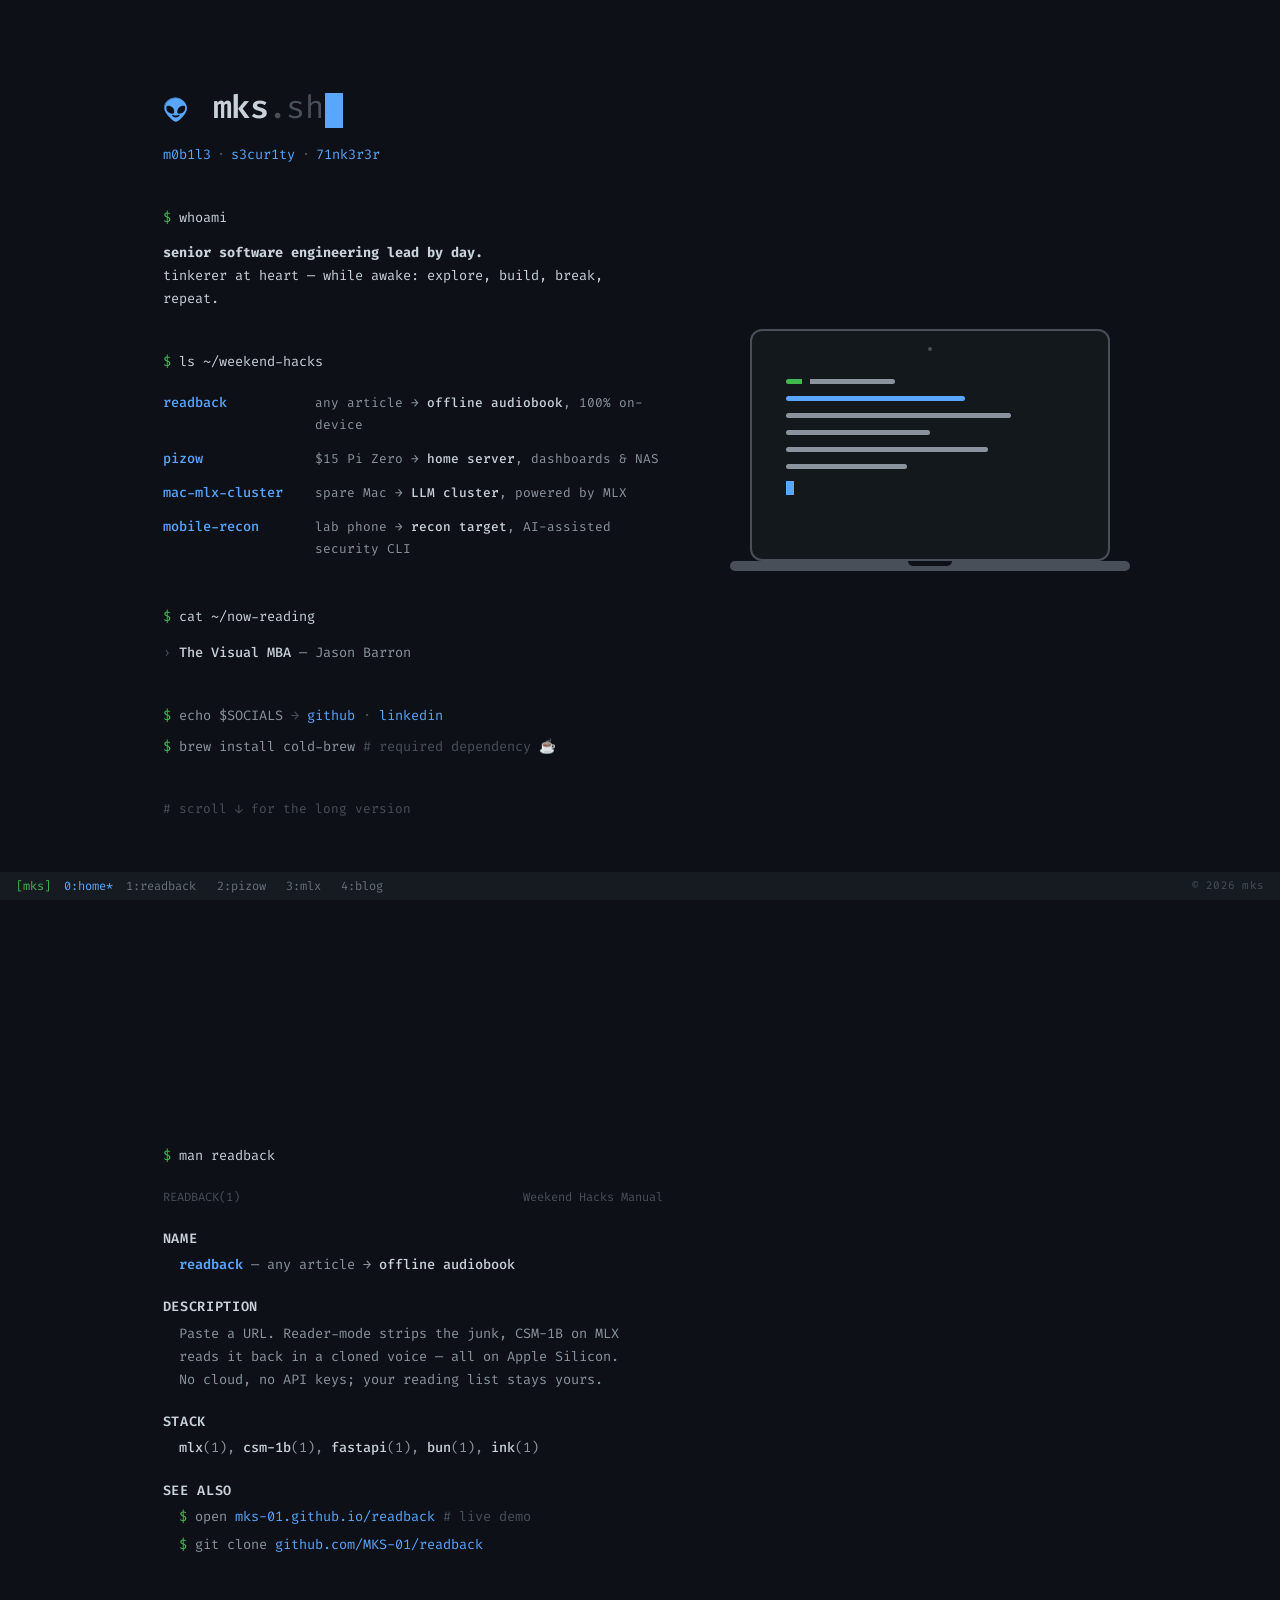
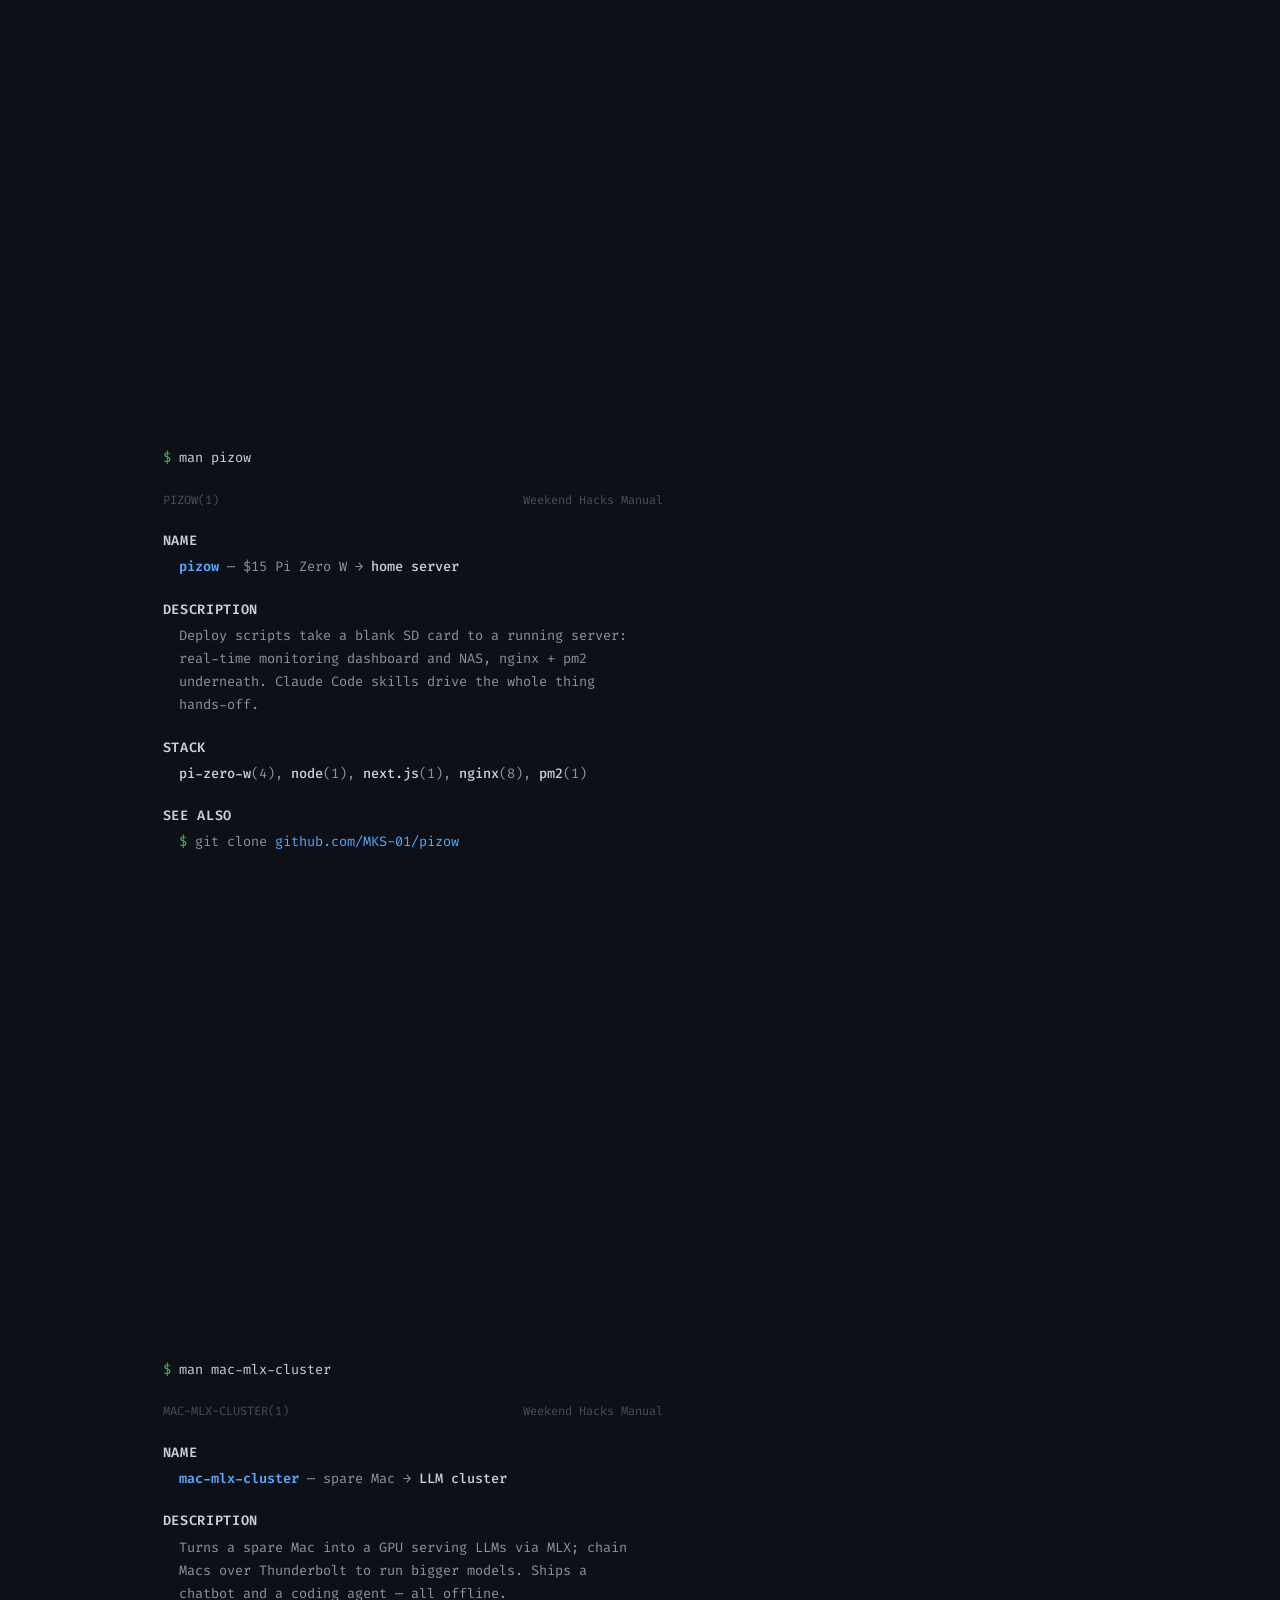
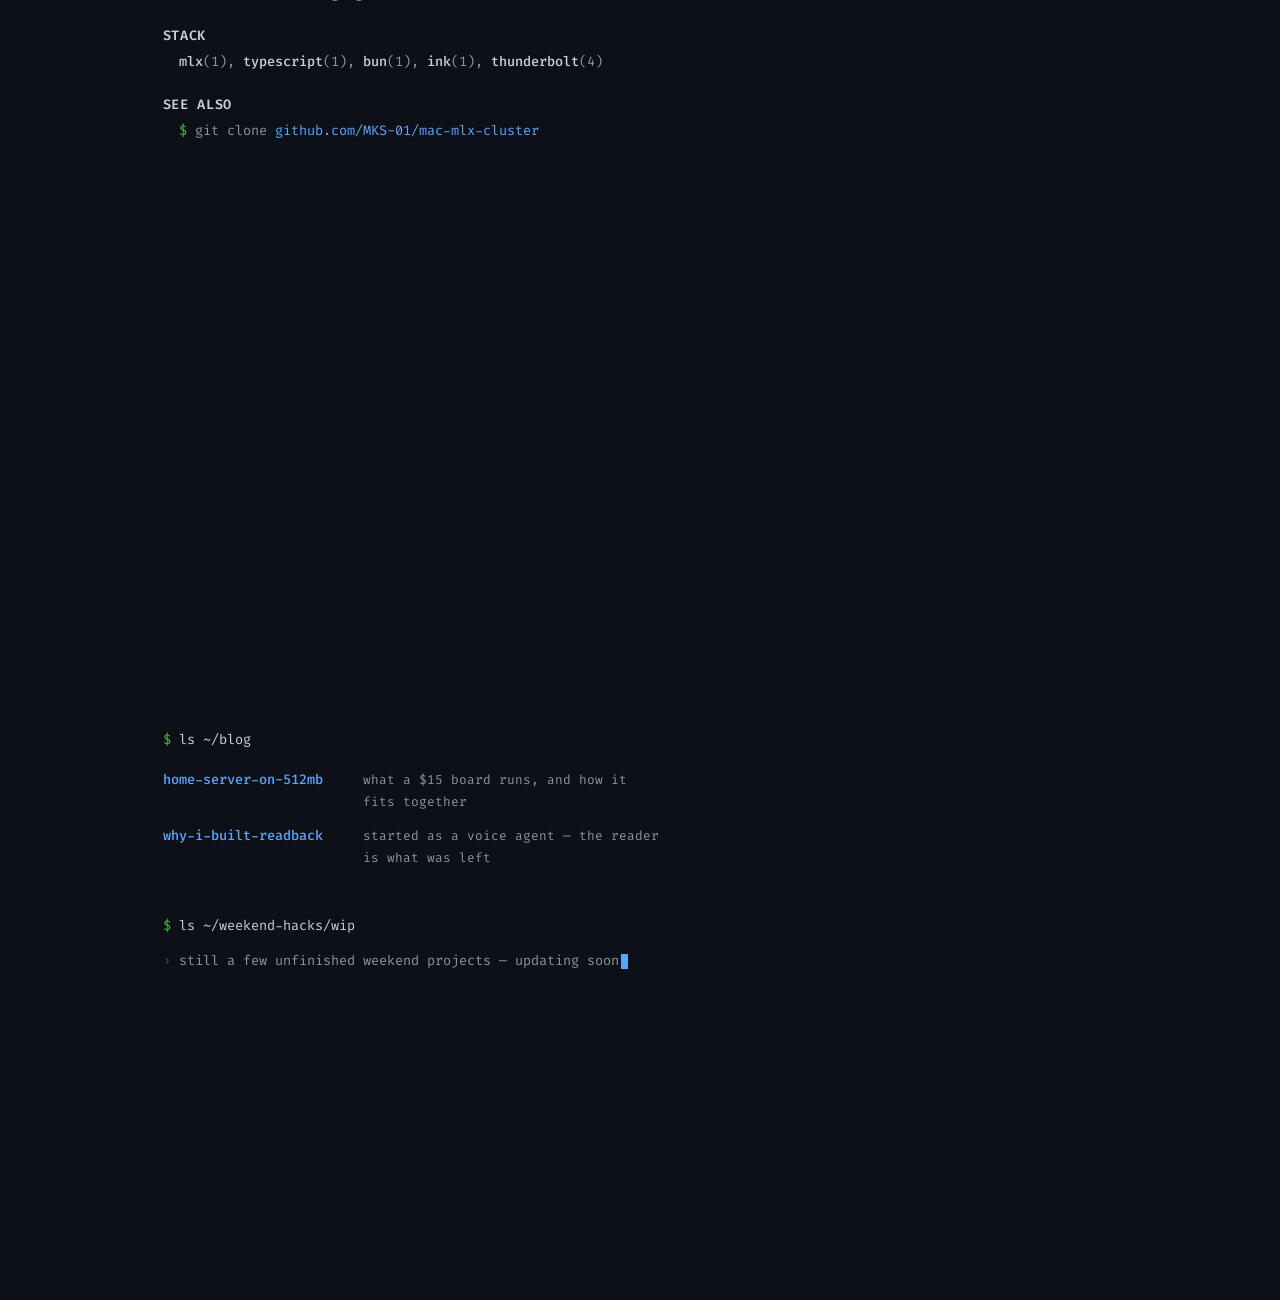
<file: index.html>
<!doctype html>
<html lang="en">
<head>
<meta charset="utf-8">
<meta name="viewport" content="width=device-width, initial-scale=1, viewport-fit=cover">
<title>MKS</title>
<meta name="description" content="MKS — mobile, security, tinkerer. Old curiosities, new experiments — held together with duct tape and caffeine.">
<link rel="icon" href="favicon.svg">
<link rel="preconnect" href="https://fonts.googleapis.com">
<link rel="preconnect" href="https://fonts.gstatic.com" crossorigin>
<link href="https://fonts.googleapis.com/css2?family=Fira+Code:wght@400;500;600&display=swap" rel="stylesheet">
<link rel="stylesheet" href="style.css">
<style>
  /* ── deck-only layout. Shared tokens + terminal grammar live in
     style.css; everything below is unique to this page. ───────── */

  /* Mandatory snap belongs to the deck ONLY — never move this into
     style.css, it would wreck long-form scrolling on blog posts. */
  html { scroll-snap-type: y mandatory; }

  /* ── screens: one snap-stop per scroll ──────────── */
  .screen {
    min-height: 100vh;   /* fallback for pre-dvh browsers */
    min-height: 100dvh;
    display: flex;
    align-items: center;
    justify-content: center;
    scroll-snap-align: start;
    padding: 3rem 1.5rem;
  }
  .screen > .inner {
    width: 100%;
    max-width: 720px;
  }

  /* below-the-fold screens hold their output until scrolled into view */
  .reveal .in { animation-play-state: paused; }
  .reveal.on .in { animation-play-state: running; }

  /* only the screen's FIRST prompt loses its top margin — the blog screen
     runs two ($ ls ~/blog, then $ ls ~/weekend-hacks/wip) and the second
     needs its normal rhythm to read as a separate command */
  .screen .inner > section:first-child .prompt,
  .detail-screen .content > .prompt:first-child { margin-top: 0; }

  /* ── projects + blog index (same two-column list shape) ── */
  .projects { list-style: none; }

  .projects a {
    display: flex;
    align-items: baseline;
    text-decoration: none;
    color: inherit;
    padding: 0.35rem 0;
    transition: transform 160ms var(--ease-out);
  }
  .projects a:active { transform: scale(0.995); }

  @media (hover: hover) and (pointer: fine) {
    .projects a:hover .name { text-decoration: underline; text-underline-offset: 3px; }
    .projects a:hover .desc { color: var(--text); }
  }

  .projects .name {
    color: var(--accent);
    font-weight: 500;
    font-size: 0.85rem;
    width: 9.5rem;
    flex-shrink: 0;
  }
  .projects .desc {
    color: var(--text-dim);
    font-size: 0.8rem;
    transition: color 150ms ease;
  }
  .projects .desc b { color: var(--text); font-weight: 500; }
  /* post slugs run longer than project names — widen that column so they
     don't wrap mid-slug. Fits ~23 chars; keep slugs at or under that. */
  #blog .projects .name { width: 12.5rem; }

  @media (max-width: 540px) {
    .projects a { flex-direction: column; gap: 0.1rem; padding: 0.5rem 0; }
    .projects .name { width: auto; }
  }

  /* ── left column caps so text clears the fixed mac ─ */
  .home .inner { max-width: 940px; }
  .home .content,
  .detail-screen .content { max-width: 500px; }

  /* ── the mac: fixed on the right across all screens.
     Lid is hardcoded open; the app on screen follows the scroll. */
  .mac {
    position: fixed;
    top: 50%;
    left: calc(50% + 90px);
    transform: translateY(-50%);
    width: 400px;
    perspective: 1100px;
    z-index: 5;
    opacity: 0;
    animation: fadeIn 500ms var(--ease-out) 900ms both;
  }
  .mac .lid {
    position: relative;
    box-sizing: border-box;
    width: 360px;
    height: 232px;
    margin: 0 auto;
    border: 2px solid var(--text-faint);
    border-radius: 12px;
    background: rgba(139, 148, 158, 0.05);
    padding-top: 16px;
    transform-origin: bottom center;
    transform: rotateX(-84deg);
    transition: transform 900ms var(--ease-out);
    will-change: transform;
  }
  .mac.open .lid { transform: rotateX(0); }
  .mac .cam {
    width: 4px;
    height: 4px;
    border-radius: 50%;
    background: var(--text-faint);
    margin: 0 auto;
  }
  .mac .base {
    position: relative;
    width: 400px;
    height: 10px;
    border-radius: 5px;
    background: var(--text-faint);
  }
  .mac .notch {
    position: absolute;
    top: 0;
    left: 50%;
    transform: translateX(-50%);
    width: 44px;
    height: 4.5px;
    background: var(--bg);
    border-radius: 0 0 5px 5px;
  }

  /* apps on the mac screen — one per section, crossfade on scroll */
  .mac .app {
    position: absolute;
    left: 34px;
    right: 34px;
    top: 48px;
    font-size: 0.72rem;
    color: var(--text-dim);
    opacity: 0;
    transform: translateY(6px);
    transition: opacity 280ms var(--ease-out), transform 280ms var(--ease-out);
    pointer-events: none;
  }
  .mac[data-app="home"] .app-home,
  .mac[data-app="readback"] .app-readback,
  .mac[data-app="pizow"] .app-pizow,
  .mac[data-app="mac-mlx-cluster"] .app-mlx,
  .mac[data-app="blog"] .app-blog {
    opacity: 1;
    transform: none;
  }

  /* home app: terminal lines print in after the lid opens */
  .mac .tline {
    height: 5px;
    border-radius: 2.5px;
    margin-bottom: 12px;
    width: var(--w, 60%);
    background: var(--c, var(--text-dim));
    opacity: 0;
    transition: opacity 250ms ease;
  }
  .mac .tline.prompt-line {
    background: linear-gradient(90deg, var(--green) 0 16px, transparent 16px 24px, var(--text-dim) 24px);
  }
  .mac .dcursor {
    width: 8px;
    height: 14px;
    background: var(--accent);
    opacity: 0;
    transition: opacity 250ms ease;
    animation: blink 1.1s steps(1) infinite;
  }
  .mac.open[data-app="home"] .tline,
  .mac.open[data-app="home"] .dcursor {
    opacity: 1;
    transition-delay: calc(450ms + var(--n, 0) * 100ms);
  }
  /* mobile: the mac docks at the bottom of the viewport, scaled down —
     but only on the project screens; home stays a clean terminal. */
  @media (max-width: 1020px) {
    .mac {
      top: auto;
      bottom: calc(38px + env(safe-area-inset-bottom));  /* clears the tmux bar */
      left: 50%;
      transform: translateX(-50%) scale(0.75);
      transform-origin: bottom center;
      animation: none;
      opacity: 1;
      transition: opacity 300ms var(--ease-out);
    }
    .mac[data-app="home"] { opacity: 0; }
    .detail-screen { padding-bottom: 240px; }
  }
  @media (max-width: 440px) {
    .mac { transform: translateX(-50%) scale(0.68); }
    .detail-screen { padding-bottom: 220px; }
  }

  /* ── mobile: tighter spacing so each screen fits one viewport
     (bottom was clipping on Android) ─────────────────────────── */
  @media (max-width: 540px) {
    .screen { padding: 2rem 1.25rem calc(2rem + env(safe-area-inset-bottom)); }
    /* keep detail text clear of the docked mac (don't let the
       shorthand above clobber the padding-bottom set earlier) */
    .detail-screen { padding-bottom: calc(240px + env(safe-area-inset-bottom)); }
    .hint { margin-top: 1.9rem; }
  }

  /* short mobile viewports: a man page + the full-size docked mac don't
     both fit, and the mac was drawing over the content. NOTE: iOS Safari
     with scroll-snap rarely collapses its URL bar, so most iPhones live
     at ~620-760px viewport height permanently — the mac must still show
     there, just smaller. Only truly tiny viewports lose it. */
  @media (max-width: 1020px) and (max-height: 760px) {
    .mac {
      transform: translateX(-50%) scale(0.5);
      bottom: calc(30px + env(safe-area-inset-bottom));
    }
    .detail-screen { padding-bottom: calc(160px + env(safe-area-inset-bottom)); }
  }
  @media (max-width: 1020px) and (max-height: 660px) {
    .mac { opacity: 0; }
    .detail-screen { padding-bottom: calc(3rem + env(safe-area-inset-bottom)); }
  }

  /* ── project detail screens ─────────────────────── */
  .detail-screen .inner {
    max-width: 940px;
    display: flex;
    align-items: center;
    justify-content: space-between;
    gap: 3.5rem;
  }
  .detail-screen .content { flex: 1; min-width: 0; }

  /* ── live demos (rendered inside the mac screen) ── */
  .pane-title {
    color: var(--text-faint);
    font-size: 0.7rem;
    margin-bottom: 0.9rem;
  }
  .pane-title b { color: var(--text-dim); font-weight: 500; }

  /* readback: playing */
  .wave {
    display: flex;
    align-items: flex-end;
    gap: 3px;
    height: 42px;
    margin-bottom: 1rem;
  }
  .wave i {
    flex: 1;
    height: var(--h, 60%);
    background: var(--accent);
    opacity: 0.7;
    border-radius: 2px;
    transform-origin: bottom;
    animation: eq var(--t, 1s) ease-in-out var(--d, 0s) infinite alternate;
  }
  @keyframes eq {
    from { transform: scaleY(0.2); }
    to   { transform: scaleY(1); }
  }
  .pbar {
    height: 4px;
    background: rgba(139, 148, 158, 0.18);
    border-radius: 2px;
    overflow: hidden;
  }
  .pbar i {
    display: block;
    height: 100%;
    width: 37%;
    background: var(--accent);
    animation: fill 45s linear infinite;
  }
  @keyframes fill { from { width: 0; } to { width: 100%; } }
  .ptime {
    display: flex;
    justify-content: space-between;
    margin-top: 0.3rem;
    color: var(--text-faint);
    font-size: 0.68rem;
  }
  .track {
    margin-top: 0.7rem;
    color: var(--text-dim);
    white-space: nowrap;
    overflow: hidden;
    text-overflow: ellipsis;
  }
  .track .arrow { color: var(--green); margin-right: 0.4rem; }

  /* pizow: monitor */
  .gauge {
    display: flex;
    align-items: center;
    gap: 0.6rem;
    margin-top: 0.55rem;
  }
  .gauge .lbl { width: 2.8rem; color: var(--text-faint); }
  .gauge .bar {
    flex: 1;
    height: 5px;
    background: rgba(139, 148, 158, 0.18);
    border-radius: 3px;
    overflow: hidden;
  }
  .gauge .bar i {
    display: block;
    height: 100%;
    width: var(--lo, 30%);
    background: var(--green);
    animation: load var(--t, 3s) ease-in-out infinite alternate;
  }
  .gauge .bar i.hot { background: var(--accent); }
  @keyframes load {
    from { width: var(--lo, 30%); }
    to   { width: var(--hi, 75%); }
  }
  .mac .meta {
    margin-top: 0.9rem;
    color: var(--text-faint);
    font-size: 0.68rem;
  }

  /* mac-mlx-cluster: serving */
  .kv { display: flex; gap: 0.8rem; margin-top: 0.4rem; }
  .kv .k { width: 3.2rem; color: var(--text-faint); }
  .type {
    margin-top: 0.9rem;
    color: var(--text-dim);
    white-space: nowrap;
    overflow: hidden;
    width: 24ch;
    border-right: 0.45em solid var(--accent);
    animation: typing 7s steps(24, end) infinite, caret 1.1s steps(1) infinite;
  }
  @keyframes typing {
    0%   { width: 0; }
    55%  { width: 24ch; }
    100% { width: 24ch; }
  }
  @keyframes caret { 50% { border-color: transparent; } }

  /* blog: a less(1) pager — text scrolls, status line counts up */
  .app-blog .pager {
    height: 86px;
    overflow: hidden;
    position: relative;
  }
  .app-blog .ptext { animation: pageScroll 11s ease-in-out infinite; }
  .app-blog .bline {
    height: 5px;
    border-radius: 2.5px;
    margin-bottom: 11px;
    width: var(--w, 60%);
    background: var(--text-dim);
    opacity: 0.55;
  }
  .app-blog .bline.h { background: var(--accent); opacity: 0.9; height: 7px; }
  @keyframes pageScroll {
    0%,   18%  { transform: translateY(0); }
    32%,  50%  { transform: translateY(-32px); }
    64%,  82%  { transform: translateY(-64px); }
    100%       { transform: translateY(0); }
  }
  /* less's inverted status line at the foot of the pager */
  .app-blog .lstatus {
    margin-top: 0.5rem;
    background: rgba(139, 148, 158, 0.16);
    color: var(--text-faint);
    font-size: 0.68rem;
    padding: 1px 5px;
    white-space: nowrap;
    overflow: hidden;
  }
  .app-blog .pcts {
    display: block;
    animation: pagePct 11s steps(1) infinite;
  }
  .app-blog .pcts span { display: block; height: 1.5em; color: var(--accent); }

  .cycle {
    display: inline-block;
    height: 1.5em;
    line-height: 1.5em;
    overflow: hidden;
    vertical-align: bottom;
  }
  @keyframes pagePct {
    0%,   18%  { transform: translateY(0); }
    32%,  50%  { transform: translateY(-1.5em); }
    64%,  82%  { transform: translateY(-3em); }
    100%       { transform: translateY(0); }
  }

  @media (prefers-reduced-motion: reduce) {
    .type { width: 24ch; }
    .hint .down { animation: none; }
    .mac * { animation: none !important; transition: none !important; }
    .mac .lid { transform: none !important; }
    .mac .tline, .mac .dcursor { opacity: 1 !important; }
  }

  /* ── scroll hint ────────────────────────────────── */
  .hint {
    margin-top: 2.5rem;
    color: var(--text-faint);
    font-size: 0.8rem;
  }
  .hint .down {
    display: inline-block;
    animation: bob 2s ease-in-out infinite;
  }
  @keyframes bob { 50% { transform: translateY(3px); } }

  /* ── short viewports (laptops) ──────────────────────
     The home stack is ~760px tall; on shorter screens the flex-centering
     leaves no bottom margin, so the reading/socials/brew cluster crowds the
     bottom edge (or falls below the fold). Tighten the rhythm as the
     viewport shrinks — tall screens keep the roomy 2.5rem spacing. */
  @media (max-height: 840px) {
    .screen { padding-top: 2rem; padding-bottom: 2rem; }
    .prompt, footer, .hint { margin-top: 1.7rem; }
    .output { margin-top: 0.6rem; }
    .projects a { padding: 0.25rem 0; }
  }
  @media (max-height: 730px) {
    .prompt, footer, .hint { margin-top: 1.2rem; }
    .projects a { padding: 0.15rem 0; }
  }
</style>
<noscript><style>.reveal .in { animation-play-state: running; } .mac .lid { transform: none; } .mac .tline, .mac .dcursor { opacity: 1; }</style></noscript>
</head>
<body>
<main>
  <div class="screen home" id="home">
    <div class="inner">
      <div class="content">
      <header class="in" style="--i:0">
        <h1><svg class="alien" viewBox="0 0 128 128" aria-hidden="true"><path fill="var(--accent)" d="M64,4.5C36.2,4.5,8,28.1,8,55.8s44.3,67.7,56.2,67.7c13.2,0,55.8-39.9,55.8-67.7S91.8,4.5,64,4.5z"/><path fill="var(--accent)" d="M64,4.5c14.52,0,29.13,6.42,39.8,16.5C93,9.46,77.17,2,61.47,2c-27.8,0-56,23.6-56,51.3c0,15.6,14.06,35.11,28.47,49.18C20.46,88.64,8,70.49,8,55.8C8,28.1,36.2,4.5,64,4.5z"/><path fill="var(--bg)" d="M64,102.35c-9.37,0-16.06-5.52-18.07-8.58c-0.76-0.98-0.92-2.31-0.41-3.44c0.39-0.74,1.17-1.18,2-1.15c0.3,0,0.6,0.05,0.88,0.15C53.1,90.8,57.23,93,64,93s10.92-2.16,15.63-3.63c0.28-0.1,0.58-0.15,0.88-0.15c0.83-0.03,1.61,0.41,2,1.15c0.51,1.13,0.35,2.46-0.41,3.44C80.06,96.83,73.37,102.35,64,102.35z M54.05,81.56c-3,3.88-17.71,3.89-28.85-6.36c-10.09-9.28-9.46-25.64-6.13-28.94s19.19-3.38,28.85,6.36S57.72,77.92,54.05,81.56z M80.08,52.58c9.66-9.7,25.52-9.62,28.85-6.33s3.53,19.11-6.13,28.8S77.64,85,73.94,81.38S70.42,62.28,80.08,52.58z"/></svg> mks<span class="tld">.sh</span><span class="cursor"></span></h1>
        <p class="role"><span class="k">m0b1l3</span><span class="sep">·</span><span class="k">s3cur1ty</span><span class="sep">·</span><span class="k">71nk3r3r</span></p>
      </header>

      <section>
        <p class="prompt in" style="--i:1"><span class="cmd">whoami</span></p>
        <div class="output">
          <p class="bio in" style="--i:2">
            <b>senior software engineering lead by day.</b><br>
            tinkerer at heart — while awake: explore, build, break, repeat.
          </p>
        </div>
      </section>

      <section>
        <p class="prompt in" style="--i:3"><span class="cmd">ls ~/weekend-hacks</span></p>
        <ul class="output projects">
          <li class="in" style="--i:4">
            <a href="#readback">
              <span class="name">readback</span>
              <p class="desc">any article → <b>offline audiobook</b>, 100% on-device</p>
            </a>
          </li>
          <li class="in" style="--i:5">
            <a href="#pizow">
              <span class="name">pizow</span>
              <p class="desc">$15 Pi Zero → <b>home server</b>, dashboards &amp; NAS</p>
            </a>
          </li>
          <li class="in" style="--i:6">
            <a href="#mac-mlx-cluster">
              <span class="name">mac-mlx-cluster</span>
              <p class="desc">spare Mac → <b>LLM cluster</b>, powered by MLX</p>
            </a>
          </li>
          <li class="in" style="--i:7">
            <!-- no detail screen for this one — straight to the repo -->
            <a href="https://github.com/MKS-01/mobile-recon">
              <span class="name">mobile-recon</span>
              <p class="desc">lab phone → <b>recon target</b>, AI-assisted security CLI</p>
            </a>
          </li>
        </ul>
      </section>

      <section>
        <p class="prompt in" style="--i:8"><span class="cmd">cat ~/now-reading</span></p>
        <p class="output reading in" style="--i:9"><span class="arrow">›</span><b>The Visual MBA</b> — Jason Barron</p>
      </section>

      <footer>
        <p class="footer-line in" style="--i:10">echo $SOCIALS <span class="sep">→</span> <a href="https://github.com/MKS-01">github</a> <span class="sep">·</span> <a href="https://www.linkedin.com/in/mks01/">linkedin</a></p>
        <p class="signoff in" style="--i:11">brew install cold-brew <span class="comment"># required dependency ☕</span></p>
      </footer>

      <p class="hint in" style="--i:12"># scroll <span class="down">↓</span> for the long version</p>
      </div>
      <div class="mac open" data-app="home" aria-hidden="true">
        <div class="lid">
          <div class="cam"></div>
          <div class="app app-home">
            <div class="tline prompt-line" style="--w:38%;--n:0"></div>
            <div class="tline" style="--w:62%;--n:1;--c:var(--accent)"></div>
            <div class="tline" style="--w:78%;--n:2"></div>
            <div class="tline" style="--w:50%;--n:3"></div>
            <div class="tline" style="--w:70%;--n:4"></div>
            <div class="tline" style="--w:42%;--n:5"></div>
            <div class="dcursor" style="--n:6"></div>
          </div>
          <div class="app app-readback">
            <p class="pane-title"><b>readback</b> · playing</p>
            <div class="wave">
              <i style="--h:45%;--t:.9s;--d:0s"></i><i style="--h:75%;--t:1.1s;--d:.15s"></i><i style="--h:60%;--t:.8s;--d:.3s"></i><i style="--h:90%;--t:1.2s;--d:.1s"></i><i style="--h:50%;--t:.95s;--d:.25s"></i><i style="--h:80%;--t:1.05s;--d:.05s"></i><i style="--h:65%;--t:.85s;--d:.35s"></i><i style="--h:95%;--t:1.15s;--d:.2s"></i><i style="--h:55%;--t:.9s;--d:.4s"></i><i style="--h:70%;--t:1s;--d:.12s"></i><i style="--h:85%;--t:.88s;--d:.28s"></i><i style="--h:48%;--t:1.08s;--d:.18s"></i><i style="--h:78%;--t:.92s;--d:.08s"></i><i style="--h:58%;--t:1.12s;--d:.32s"></i>
            </div>
            <div class="pbar"><i></i></div>
            <p class="ptime"><span>02:41</span><span>07:15</span></p>
            <p class="track"><span class="arrow">▶</span>attention-is-all-you-need</p>
          </div>
          <div class="app app-pizow">
            <p class="pane-title"><b>pizow</b> · monitor</p>
            <div class="gauge"><span class="lbl">cpu</span><div class="bar"><i style="--lo:20%;--hi:82%;--t:2.2s"></i></div></div>
            <div class="gauge"><span class="lbl">temp</span><div class="bar"><i class="hot" style="--lo:42%;--hi:58%;--t:5s"></i></div></div>
            <div class="gauge"><span class="lbl">mem</span><div class="bar"><i style="--lo:55%;--hi:68%;--t:3.6s"></i></div></div>
            <div class="gauge"><span class="lbl">disk</span><div class="bar"><i style="--lo:34%;--hi:38%;--t:7s"></i></div></div>
            <p class="meta">uptime 42d · nginx + pm2 · nas ok</p>
          </div>
          <div class="app app-mlx">
            <p class="pane-title"><b>mlx</b> · serving</p>
            <div class="kv"><span class="k">model</span><span>qwen-7b · 4-bit</span></div>
            <div class="kv"><span class="k">nodes</span><span>2 macs · thunderbolt</span></div>
            <div class="gauge"><span class="lbl">gpu</span><div class="bar"><i style="--lo:35%;--hi:92%;--t:1.8s"></i></div></div>
            <p class="type">&gt; streaming ~38 tok/s…</p>
          </div>
          <div class="app app-blog">
            <p class="pane-title"><b>blog</b> · less</p>
            <div class="pager">
              <div class="ptext">
                <div class="bline h" style="--w:66%"></div>
                <div class="bline" style="--w:88%"></div>
                <div class="bline" style="--w:74%"></div>
                <div class="bline" style="--w:92%"></div>
                <div class="bline" style="--w:58%"></div>
                <div class="bline h" style="--w:48%"></div>
                <div class="bline" style="--w:84%"></div>
                <div class="bline" style="--w:70%"></div>
              </div>
            </div>
            <p class="lstatus">~/blog/*.md <span class="cycle"><span class="pcts"><span>18%</span><span>46%</span><span>73%</span></span></span></p>
          </div>
        </div>
        <div class="base"><i class="notch"></i></div>
      </div>
    </div>
  </div>

  <div class="screen detail-screen reveal" id="readback">
    <div class="inner">
      <div class="content">
      <p class="prompt in" style="--i:0"><span class="cmd">man readback</span></p>
      <div class="output">
        <p class="man-head in" style="--i:1"><span>READBACK(1)</span><span>Weekend Hacks Manual</span></p>
        <p class="man-sec in" style="--i:2">NAME</p>
        <p class="man-body in" style="--i:3"><span class="pname">readback</span> — any article → <b>offline audiobook</b></p>
        <p class="man-sec in" style="--i:4">DESCRIPTION</p>
        <p class="man-body in" style="--i:5">Paste a URL. Reader-mode strips the junk, CSM-1B on MLX reads it back in a cloned voice — all on Apple Silicon. No cloud, no API keys; your reading list stays yours.</p>
        <p class="man-sec in" style="--i:6">STACK</p>
        <p class="man-body in" style="--i:7"><b>mlx</b>(1), <b>csm-1b</b>(1), <b>fastapi</b>(1), <b>bun</b>(1), <b>ink</b>(1)</p>
        <p class="man-sec in" style="--i:8">SEE ALSO</p>
        <div class="man-body">
          <p class="cmdline in" style="--i:9">open <a href="https://mks-01.github.io/readback/">mks-01.github.io/readback</a> <span class="comment"># live demo</span></p>
          <p class="cmdline in" style="--i:10">git clone <a href="https://github.com/MKS-01/readback">github.com/MKS-01/readback</a></p>
        </div>
      </div>
      </div>
    </div>
  </div>

  <div class="screen detail-screen reveal" id="pizow">
    <div class="inner">
      <div class="content">
      <p class="prompt in" style="--i:0"><span class="cmd">man pizow</span></p>
      <div class="output">
        <p class="man-head in" style="--i:1"><span>PIZOW(1)</span><span>Weekend Hacks Manual</span></p>
        <p class="man-sec in" style="--i:2">NAME</p>
        <p class="man-body in" style="--i:3"><span class="pname">pizow</span> — $15 Pi Zero W → <b>home server</b></p>
        <p class="man-sec in" style="--i:4">DESCRIPTION</p>
        <p class="man-body in" style="--i:5">Deploy scripts take a blank SD card to a running server: real-time monitoring dashboard and NAS, nginx + pm2 underneath. Claude Code skills drive the whole thing hands-off.</p>
        <p class="man-sec in" style="--i:6">STACK</p>
        <p class="man-body in" style="--i:7"><b>pi-zero-w</b>(4), <b>node</b>(1), <b>next.js</b>(1), <b>nginx</b>(8), <b>pm2</b>(1)</p>
        <p class="man-sec in" style="--i:8">SEE ALSO</p>
        <div class="man-body">
          <p class="cmdline in" style="--i:9">git clone <a href="https://github.com/MKS-01/pizow">github.com/MKS-01/pizow</a></p>
        </div>
      </div>
      </div>
    </div>
  </div>

  <div class="screen detail-screen reveal" id="mac-mlx-cluster">
    <div class="inner">
      <div class="content">
      <p class="prompt in" style="--i:0"><span class="cmd">man mac-mlx-cluster</span></p>
      <div class="output">
        <p class="man-head in" style="--i:1"><span>MAC-MLX-CLUSTER(1)</span><span>Weekend Hacks Manual</span></p>
        <p class="man-sec in" style="--i:2">NAME</p>
        <p class="man-body in" style="--i:3"><span class="pname">mac-mlx-cluster</span> — spare Mac → <b>LLM cluster</b></p>
        <p class="man-sec in" style="--i:4">DESCRIPTION</p>
        <p class="man-body in" style="--i:5">Turns a spare Mac into a GPU serving LLMs via MLX; chain Macs over Thunderbolt to run bigger models. Ships a chatbot and a coding agent — all offline.</p>
        <p class="man-sec in" style="--i:6">STACK</p>
        <p class="man-body in" style="--i:7"><b>mlx</b>(1), <b>typescript</b>(1), <b>bun</b>(1), <b>ink</b>(1), <b>thunderbolt</b>(4)</p>
        <p class="man-sec in" style="--i:8">SEE ALSO</p>
        <div class="man-body">
          <p class="cmdline in" style="--i:9">git clone <a href="https://github.com/MKS-01/mac-mlx-cluster">github.com/MKS-01/mac-mlx-cluster</a></p>
        </div>
      </div>
      </div>
    </div>
  </div>



  <!-- ── blog index (+ the wip line, folded in here) ─────────────────
       ADD A POST = 2 steps:
         1. copy blog/_template.html → blog/<slug>.html, fill it in
         2. paste the <li> below into the list, NEWEST FIRST, then push the
            two wip lines' --i up by one so the print order stays sequential

       <li class="in" style="--i:N">
         <a href="blog/<slug>.html">
           <span class="name"><slug></span>
           <p class="desc">one dry line, same shape as a project</p>
         </a>
       </li>

       Keep it to ~10 posts and slugs to ≤23 chars — this screen is sized
       for one viewport, and longer slugs wrap the name column.
  ── -->
  <div class="screen detail-screen reveal" id="blog">
    <div class="inner">
      <div class="content">
      <p class="prompt in" style="--i:0"><span class="cmd">ls ~/blog</span></p>
      <ul class="output projects">
        <li class="in" style="--i:1">
          <a href="blog/home-server-on-512mb.html">
            <span class="name">home-server-on-512mb</span>
            <p class="desc">what a $15 board runs, and how it fits together</p>
          </a>
        </li>
        <li class="in" style="--i:2">
          <a href="blog/why-i-built-readback.html">
            <span class="name">why-i-built-readback</span>
            <p class="desc">started as a voice agent — the reader is what was left</p>
          </a>
        </li>
      </ul>

      <p class="prompt in" style="--i:3"><span class="cmd">ls ~/weekend-hacks/wip</span></p>
      <div class="output">
        <p class="reading in" style="--i:4"><span class="arrow">›</span>still a few unfinished weekend projects — updating soon<span class="cursor"></span></p>
      </div>
      </div>
    </div>
  </div>
</main>
<nav class="rail" aria-label="sections">
  <span class="sess">[mks]</span>
  <a href="#home" class="active">0:home</a>
  <a href="#readback">1:readback</a>
  <a href="#pizow">2:pizow</a>
  <a href="#mac-mlx-cluster">3:mlx</a>
  <a href="#blog">4:blog</a>
</nav>
<div class="site-foot" aria-hidden="true">© <span id="year">2026</span> mks</div>
<script>
  if ("IntersectionObserver" in window) {
    const io = new IntersectionObserver((entries) => {
      for (const e of entries) {
        if (e.isIntersecting) { e.target.classList.add("on"); io.unobserve(e.target); }
      }
    }, { threshold: 0.4 });
    document.querySelectorAll(".reveal").forEach((s) => io.observe(s));

    const rail = [...document.querySelectorAll(".rail a")];
    const screens = [...document.querySelectorAll(".screen")];
    const mac = document.querySelector(".mac");
    const spy = new IntersectionObserver((entries) => {
      for (const e of entries) {
        if (e.isIntersecting) {
          const i = screens.indexOf(e.target);
          rail.forEach((d, j) => d.classList.toggle("active", j === i));
          if (mac) mac.dataset.app = e.target.id;
        }
      }
      /* center-line detector: fires when a screen crosses the viewport's
         vertical middle, regardless of its height. A plain area threshold
         (e.g. 0.6) silently skips on mobile, where detail screens run
         taller than the viewport thanks to the mac's reserved padding. */
    }, { rootMargin: "-50% 0px -50% 0px", threshold: 0 });
    screens.forEach((s) => spy.observe(s));

  } else {
    document.querySelectorAll(".reveal").forEach((s) => s.classList.add("on"));
  }

  /* In-page anchor nav (tmux bar + landing links). iOS Safari mis-handles
     hash jumps under `scroll-snap-type: mandatory` — it lands on the wrong
     screen or snaps back. Drive the scroll ourselves with snap momentarily
     off, then restore it. */
  const root = document.documentElement;
  let snapTimer;
  const restoreSnap = () => {
    clearTimeout(snapTimer);
    root.style.scrollSnapType = "";
    window.removeEventListener("scrollend", restoreSnap);
  };
  const goTo = (target, smooth) => {
    clearTimeout(snapTimer);
    root.style.scrollSnapType = "none";
    target.scrollIntoView({ behavior: smooth ? "smooth" : "auto", block: "start" });
    // re-arm snap when the scroll settles — scrollend fires at the true
    // end regardless of distance (iOS 16.4+); timeout covers older Safari
    // and the case where the page was already at the target (no scroll).
    window.addEventListener("scrollend", restoreSnap, { once: true });
    snapTimer = setTimeout(restoreSnap, 1200);
  };
  document.querySelectorAll('a[href^="#"]').forEach((a) => {
    a.addEventListener("click", (e) => {
      const target = document.getElementById(a.getAttribute("href").slice(1));
      if (!target) return;
      e.preventDefault();
      goTo(target, true);
      history.replaceState(null, "", a.getAttribute("href"));
    });
  });

  /* Landing on a deep link (e.g. back from a post to #blog): the browser's
     own hash scroll is unreliable under mandatory snap on iOS, same as the
     click case. Redo it ourselves once layout has settled. */
  if (location.hash.length > 1) {
    const target = document.getElementById(location.hash.slice(1));
    if (target) requestAnimationFrame(() => goTo(target, false));
  }

  const yr = document.getElementById("year");
  if (yr) yr.textContent = new Date().getFullYear();
</script>
</body>
</html>
</file>
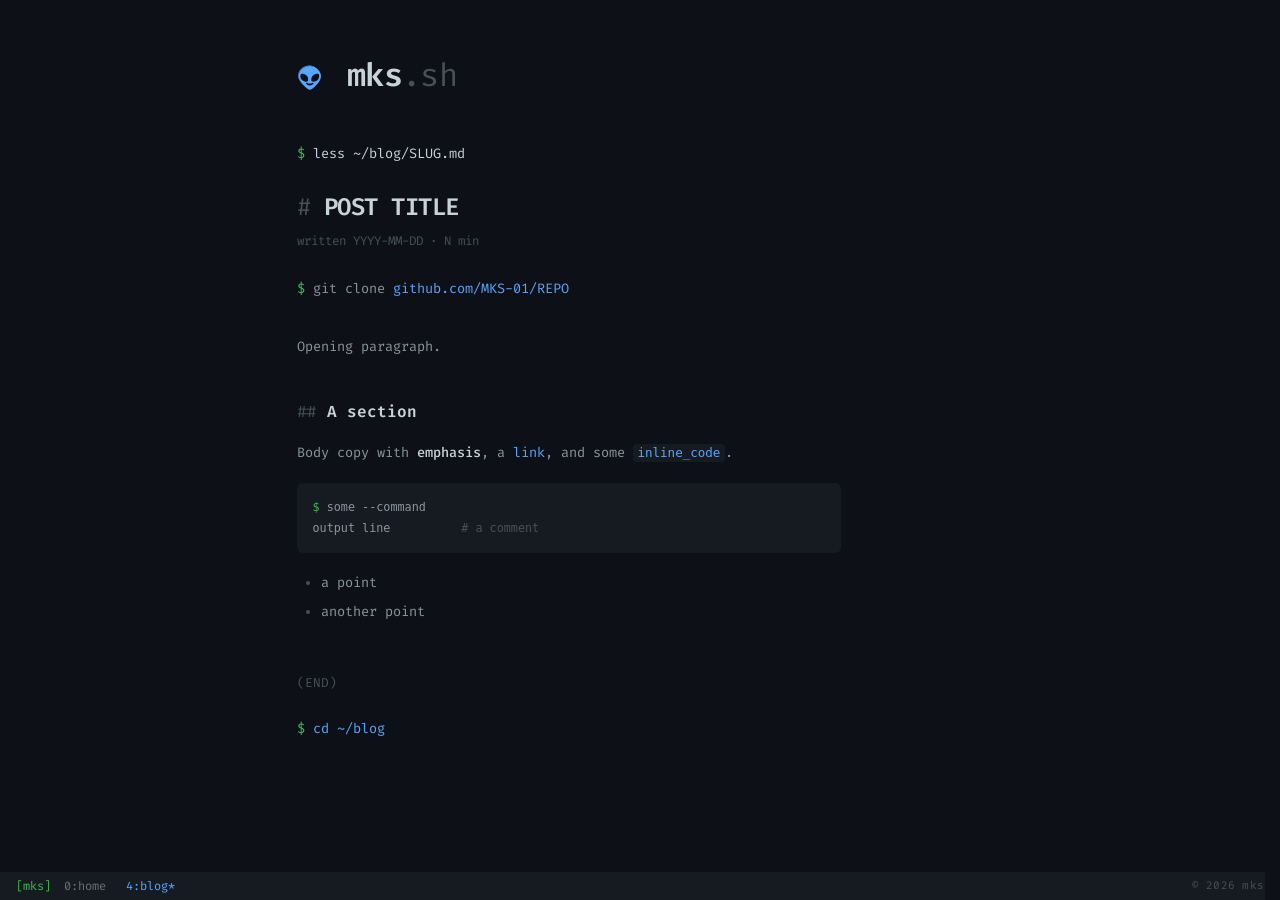
<file: blog/_template.html>
<!doctype html>
<!-- ────────────────────────────────────────────────────────────────
     COPY ME. `cp _template.html <slug>.html`, then:
       1. fill in <title>, the description metas, and the og: pair
       2. set the slug in the `$ less` prompt + the post title
       3. set the date + read time
       4. write the body between the BODY markers
       5. add one <li> to the blog screen in ../index.html
     Underscore prefix = "not a post"; it's still served, which is fine.

     This file is CONTENT ONLY — it has no <style> block and yours shouldn't
     either. ../style.css carries the tokens and terminal grammar, post.css
     carries the prose rhythm (headings, pre/code, tables, .hero, .eof).
     Everything you need is already styled; if you're reaching for CSS, add
     it to post.css so every post gets it, not to this file.
──────────────────────────────────────────────────────────────── -->
<html lang="en">
<head>
<meta charset="utf-8">
<meta name="viewport" content="width=device-width, initial-scale=1, viewport-fit=cover">
<title>POST TITLE — mks.sh</title>
<meta name="description" content="ONE DRY SENTENCE.">
<meta property="og:title" content="POST TITLE">
<meta property="og:description" content="ONE DRY SENTENCE.">
<meta property="og:type" content="article">
<link rel="icon" href="../favicon.svg">
<link rel="preconnect" href="https://fonts.googleapis.com">
<link rel="preconnect" href="https://fonts.gstatic.com" crossorigin>
<link href="https://fonts.googleapis.com/css2?family=Fira+Code:wght@400;500;600&display=swap" rel="stylesheet">
<link rel="stylesheet" href="../style.css">
<link rel="stylesheet" href="post.css">
</head>
<body>
<div class="wrap">
  <header class="in" style="--i:0">
    <a class="back" href="../index.html#blog">
      <h1><svg class="alien" viewBox="0 0 128 128" aria-hidden="true"><path fill="var(--accent)" d="M64,4.5C36.2,4.5,8,28.1,8,55.8s44.3,67.7,56.2,67.7c13.2,0,55.8-39.9,55.8-67.7S91.8,4.5,64,4.5z"/><path fill="var(--accent)" d="M64,4.5c14.52,0,29.13,6.42,39.8,16.5C93,9.46,77.17,2,61.47,2c-27.8,0-56,23.6-56,51.3c0,15.6,14.06,35.11,28.47,49.18C20.46,88.64,8,70.49,8,55.8C8,28.1,36.2,4.5,64,4.5z"/><path fill="var(--bg)" d="M64,102.35c-9.37,0-16.06-5.52-18.07-8.58c-0.76-0.98-0.92-2.31-0.41-3.44c0.39-0.74,1.17-1.18,2-1.15c0.3,0,0.6,0.05,0.88,0.15C53.1,90.8,57.23,93,64,93s10.92-2.16,15.63-3.63c0.28-0.1,0.58-0.15,0.88-0.15c0.83-0.03,1.61,0.41,2,1.15c0.51,1.13,0.35,2.46-0.41,3.44C80.06,96.83,73.37,102.35,64,102.35z M54.05,81.56c-3,3.88-17.71,3.89-28.85-6.36c-10.09-9.28-9.46-25.64-6.13-28.94s19.19-3.38,28.85,6.36S57.72,77.92,54.05,81.56z M80.08,52.58c9.66-9.7,25.52-9.62,28.85-6.33s3.53,19.11-6.13,28.8S77.64,85,73.94,81.38S70.42,62.28,80.08,52.58z"/></svg> mks<span class="tld">.sh</span></h1>
    </a>
  </header>

  <p class="prompt in" style="--i:1"><span class="cmd">less ~/blog/SLUG.md</span></p>

  <h2 class="post-title in" style="--i:2">POST TITLE</h2>
  <p class="post-meta in" style="--i:3">written YYYY-MM-DD · N min</p>

  <p class="cmdline in" style="--i:4">git clone <a href="https://github.com/MKS-01/REPO">github.com/MKS-01/REPO</a></p>
  <!-- on a real edit later: written YYYY-MM-DD · updated YYYY-MM-DD · N min -->

  <!-- ── BODY ───────────────────────────────────────────────────────
       Plain HTML. Available: p, h2, h3, ul/ol, blockquote, pre>code,
       img, and a table wrapped in <div class="scroll-x">. The whole
       block fades in as one unit — don't put --i on individual lines,
       a post is too long to print line-by-line. ── -->
  <div class="post in" style="--i:5">

    <p>Opening paragraph.</p>

    <h2>A section</h2>
    <p>Body copy with <b>emphasis</b>, a <a href="#">link</a>, and some
    <code>inline_code</code>.</p>

    <pre><code><span class="g">$</span> some --command
output line          <span class="c"># a comment</span></code></pre>

    <ul>
      <li>a point</li>
      <li>another point</li>
    </ul>

  </div>
  <!-- ── /BODY ───────────────────────────────────────────────────── -->

  <p class="eof in" style="--i:6">(END)</p>
  <p class="cmdline in" style="--i:7"><a href="../index.html#blog">cd ~/blog</a></p>
</div>

<nav class="rail" aria-label="sections">
  <span class="sess">[mks]</span>
  <a href="../index.html#home">0:home</a>
  <a href="../index.html#blog" class="active">4:blog</a>
</nav>
<div class="site-foot" aria-hidden="true">© <span id="year">2026</span> mks</div>
<script>
  const yr = document.getElementById("year");
  if (yr) yr.textContent = new Date().getFullYear();
</script>
</body>
</html>
</file>
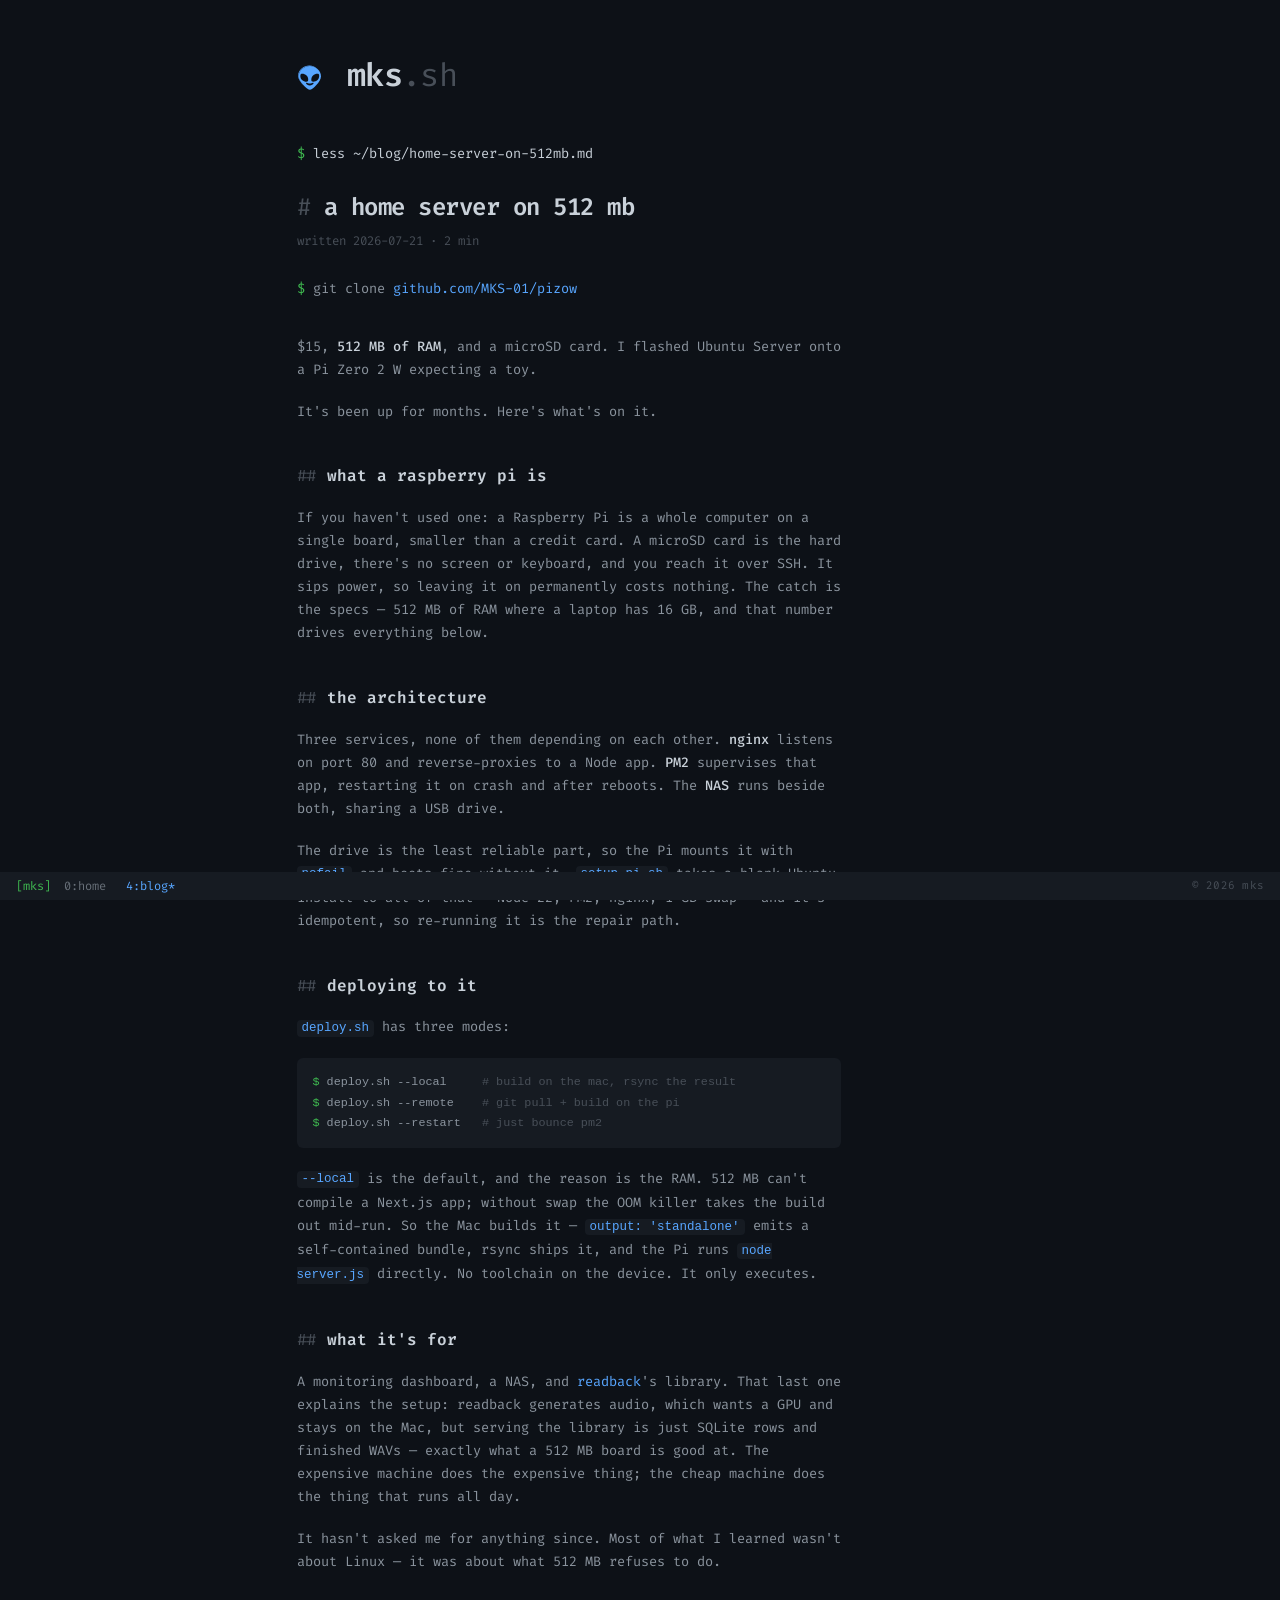
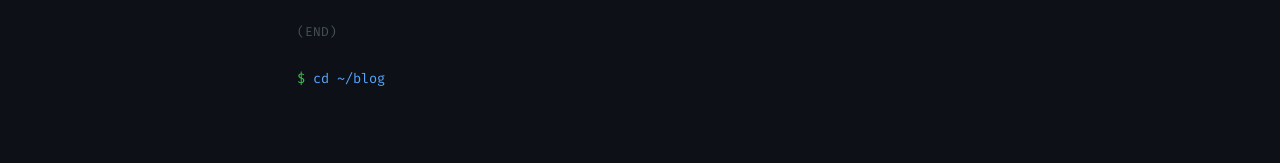
<file: blog/home-server-on-512mb.html>
<!doctype html>
<html lang="en">
<head>
<meta charset="utf-8">
<meta name="viewport" content="width=device-width, initial-scale=1, viewport-fit=cover">
<title>a home server on 512 mb — mks.sh</title>
<meta name="description" content="A $15 board with 512 MB of RAM, and the architecture that fits on it.">
<meta property="og:title" content="a home server on 512 mb">
<meta property="og:description" content="A $15 board with 512 MB of RAM, and the architecture that fits on it.">
<meta property="og:type" content="article">
<link rel="icon" href="../favicon.svg">
<link rel="preconnect" href="https://fonts.googleapis.com">
<link rel="preconnect" href="https://fonts.gstatic.com" crossorigin>
<link href="https://fonts.googleapis.com/css2?family=Fira+Code:wght@400;500;600&display=swap" rel="stylesheet">
<link rel="stylesheet" href="../style.css">
<link rel="stylesheet" href="post.css">
</head>
<body>
<div class="wrap">
  <header class="in" style="--i:0">
    <a class="back" href="../index.html#blog">
      <h1><svg class="alien" viewBox="0 0 128 128" aria-hidden="true"><path fill="var(--accent)" d="M64,4.5C36.2,4.5,8,28.1,8,55.8s44.3,67.7,56.2,67.7c13.2,0,55.8-39.9,55.8-67.7S91.8,4.5,64,4.5z"/><path fill="var(--accent)" d="M64,4.5c14.52,0,29.13,6.42,39.8,16.5C93,9.46,77.17,2,61.47,2c-27.8,0-56,23.6-56,51.3c0,15.6,14.06,35.11,28.47,49.18C20.46,88.64,8,70.49,8,55.8C8,28.1,36.2,4.5,64,4.5z"/><path fill="var(--bg)" d="M64,102.35c-9.37,0-16.06-5.52-18.07-8.58c-0.76-0.98-0.92-2.31-0.41-3.44c0.39-0.74,1.17-1.18,2-1.15c0.3,0,0.6,0.05,0.88,0.15C53.1,90.8,57.23,93,64,93s10.92-2.16,15.63-3.63c0.28-0.1,0.58-0.15,0.88-0.15c0.83-0.03,1.61,0.41,2,1.15c0.51,1.13,0.35,2.46-0.41,3.44C80.06,96.83,73.37,102.35,64,102.35z M54.05,81.56c-3,3.88-17.71,3.89-28.85-6.36c-10.09-9.28-9.46-25.64-6.13-28.94s19.19-3.38,28.85,6.36S57.72,77.92,54.05,81.56z M80.08,52.58c9.66-9.7,25.52-9.62,28.85-6.33s3.53,19.11-6.13,28.8S77.64,85,73.94,81.38S70.42,62.28,80.08,52.58z"/></svg> mks<span class="tld">.sh</span></h1>
    </a>
  </header>

  <p class="prompt in" style="--i:1"><span class="cmd">less ~/blog/home-server-on-512mb.md</span></p>

  <h2 class="post-title in" style="--i:2">a home server on 512 mb</h2>
  <p class="post-meta in" style="--i:3">written 2026-07-21 · 2 min</p>

  <p class="cmdline in" style="--i:4">git clone <a href="https://github.com/MKS-01/pizow">github.com/MKS-01/pizow</a></p>


  <div class="post in" style="--i:5">
    <p>$15, <b>512 MB of RAM</b>, and a microSD card. I flashed Ubuntu Server
    onto a Pi Zero 2 W expecting a toy.</p>

    <p>It's been up for months. Here's what's on it.</p>

    <h2>what a raspberry pi is</h2>

    <p>If you haven't used one: a Raspberry Pi is a whole computer on a single
    board, smaller than a credit card. A microSD card is the hard drive,
    there's no screen or keyboard, and you reach it over SSH. It sips power,
    so leaving it on permanently costs nothing. The catch is the specs — 512
    MB of RAM where a laptop has 16 GB, and that number drives everything
    below.</p>

    <h2>the architecture</h2>

    <p>Three services, none of them depending on each other. <b>nginx</b>
    listens on port 80 and reverse-proxies to a Node app. <b>PM2</b>
    supervises that app, restarting it on crash and after reboots. The
    <b>NAS</b> runs beside both, sharing a USB drive.</p>

    <p>The drive is the least reliable part, so the Pi mounts it with
    <code>nofail</code> and boots fine without it. <code>setup-pi.sh</code>
    takes a blank Ubuntu install to all of that — Node 22, PM2, nginx, 1 GB
    swap — and it's idempotent, so re-running it is the repair path.</p>

    <h2>deploying to it</h2>

    <p><code>deploy.sh</code> has three modes:</p>

    <pre><code><span class="g">$</span> deploy.sh --local     <span class="c"># build on the mac, rsync the result</span>
<span class="g">$</span> deploy.sh --remote    <span class="c"># git pull + build on the pi</span>
<span class="g">$</span> deploy.sh --restart   <span class="c"># just bounce pm2</span></code></pre>

    <p><code>--local</code> is the default, and the reason is the RAM. 512 MB
    can't compile a Next.js app; without swap the OOM killer takes the build
    out mid-run. So the Mac builds it — <code>output: 'standalone'</code>
    emits a self-contained bundle, rsync ships it, and the Pi runs
    <code>node server.js</code> directly. No toolchain on the device. It only
    executes.</p>

    <h2>what it's for</h2>

    <p>A monitoring dashboard, a NAS, and
    <a href="why-i-built-readback.html">readback</a>'s library. That last one
    explains the setup: readback generates audio, which wants a GPU and stays
    on the Mac, but serving the library is just SQLite rows and finished WAVs
    — exactly what a 512 MB board is good at. The expensive machine does the
    expensive thing; the cheap machine does the thing that runs all day.</p>

    <p>It hasn't asked me for anything since. Most of what I learned wasn't
    about Linux — it was about what 512 MB refuses to do.</p>

  </div>

  <p class="eof in" style="--i:6">(END)</p>
  <p class="cmdline in" style="--i:7"><a href="../index.html#blog">cd ~/blog</a></p>
</div>

<nav class="rail" aria-label="sections">
  <span class="sess">[mks]</span>
  <a href="../index.html#home">0:home</a>
  <a href="../index.html#blog" class="active">4:blog</a>
</nav>
<div class="site-foot" aria-hidden="true">© <span id="year">2026</span> mks</div>
<script>
  const yr = document.getElementById("year");
  if (yr) yr.textContent = new Date().getFullYear();
</script>
</body>
</html>
</file>
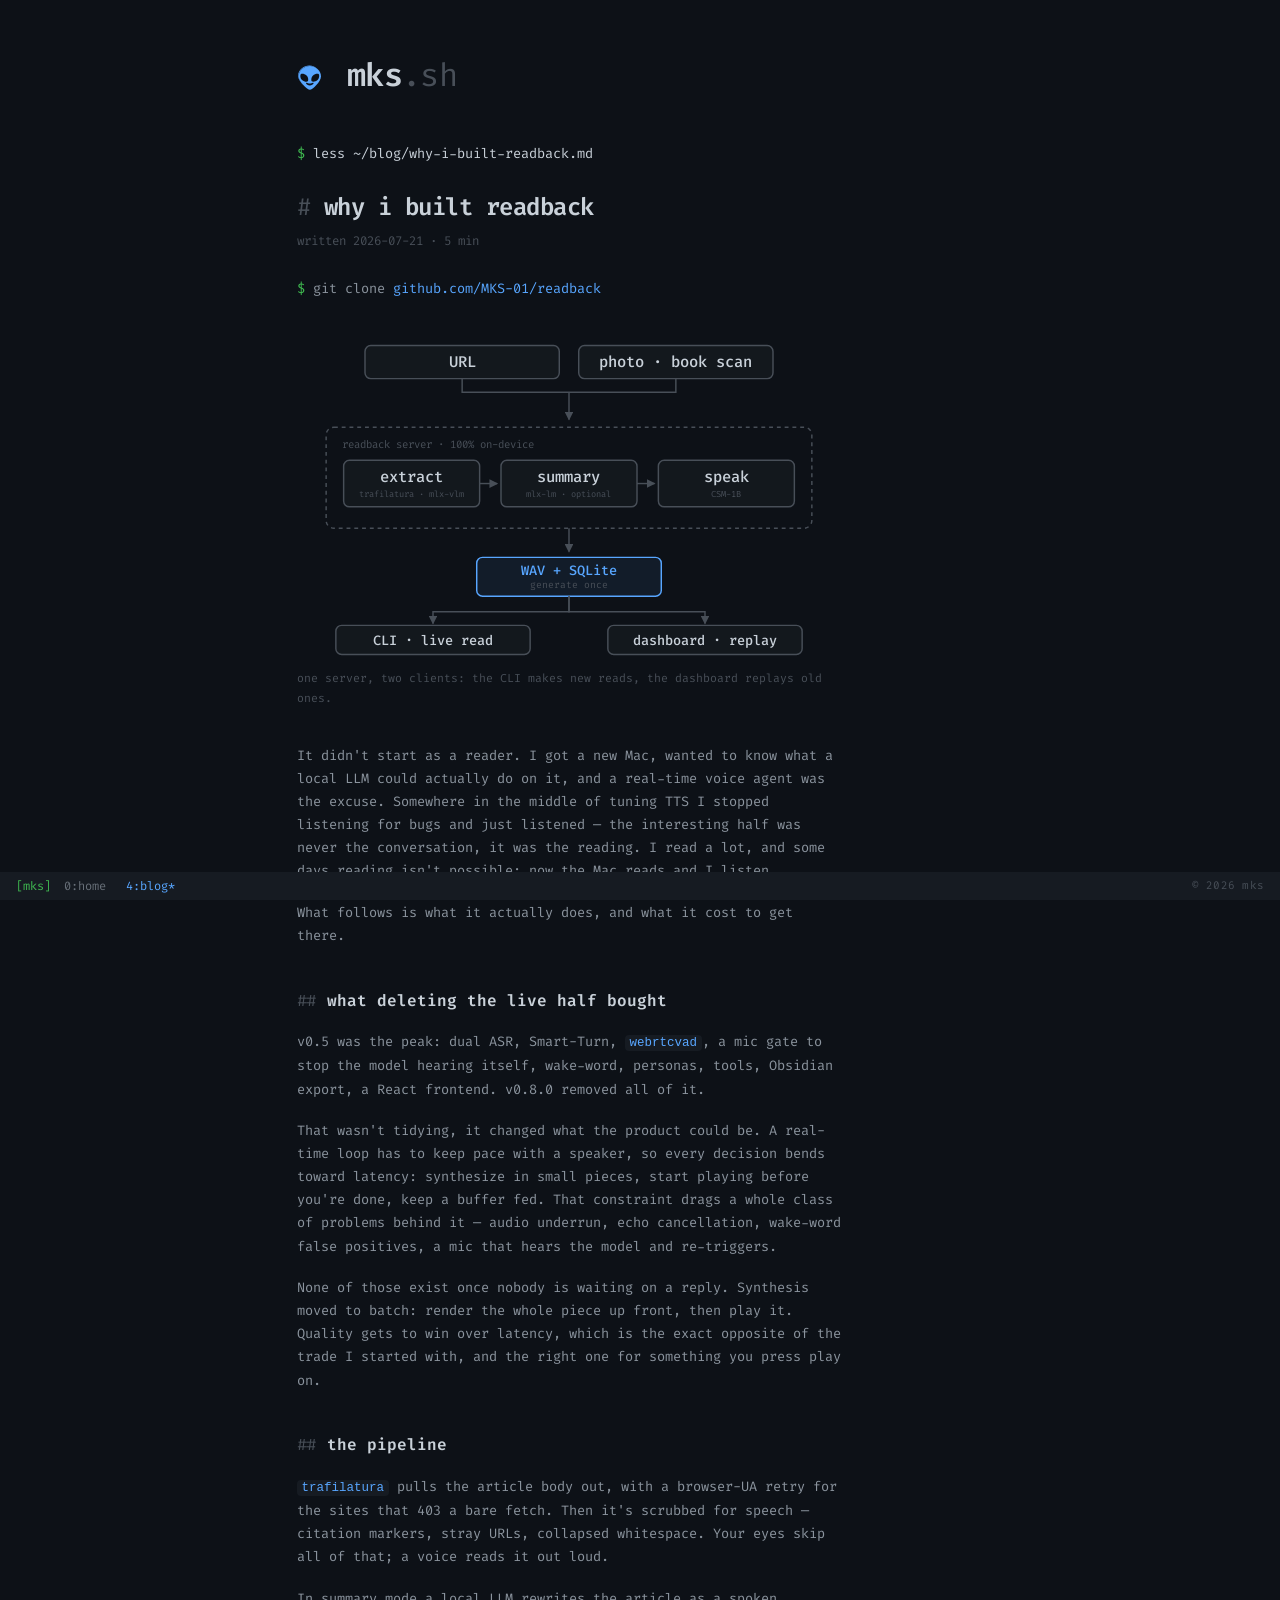
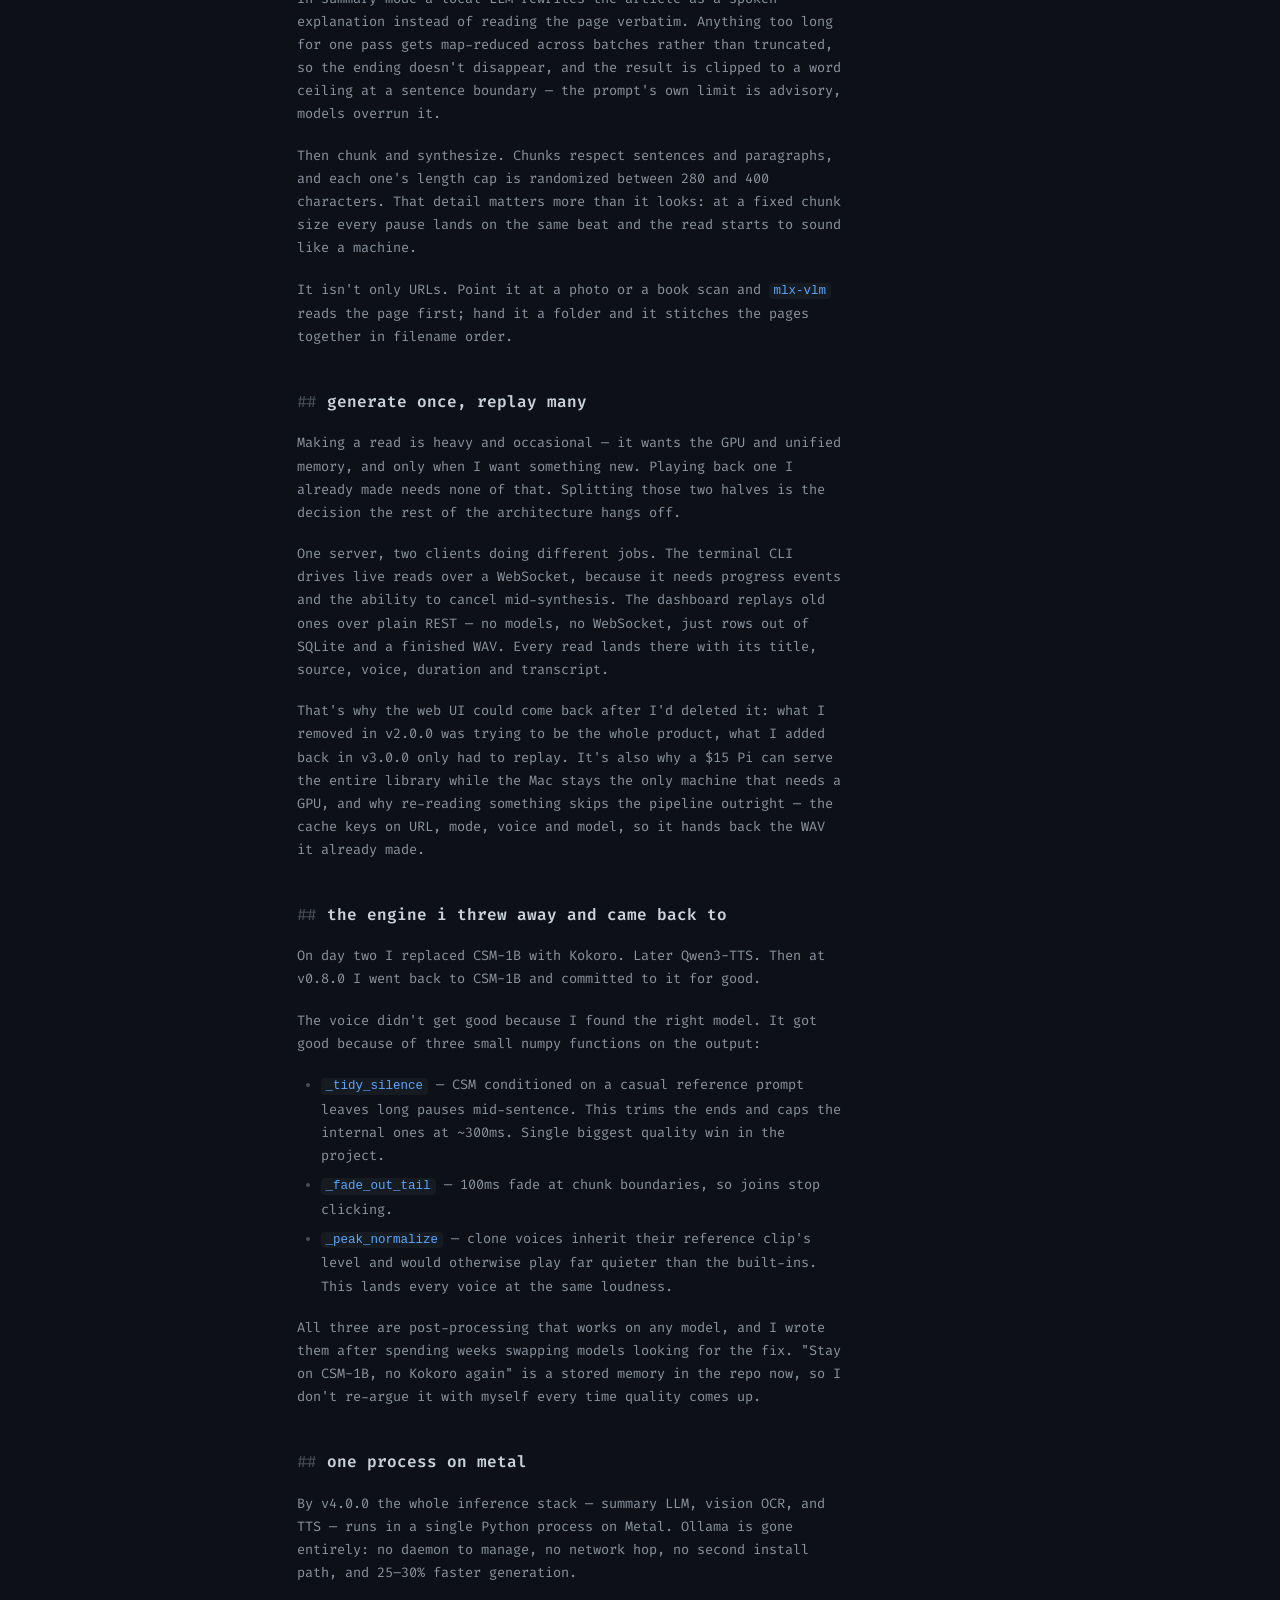
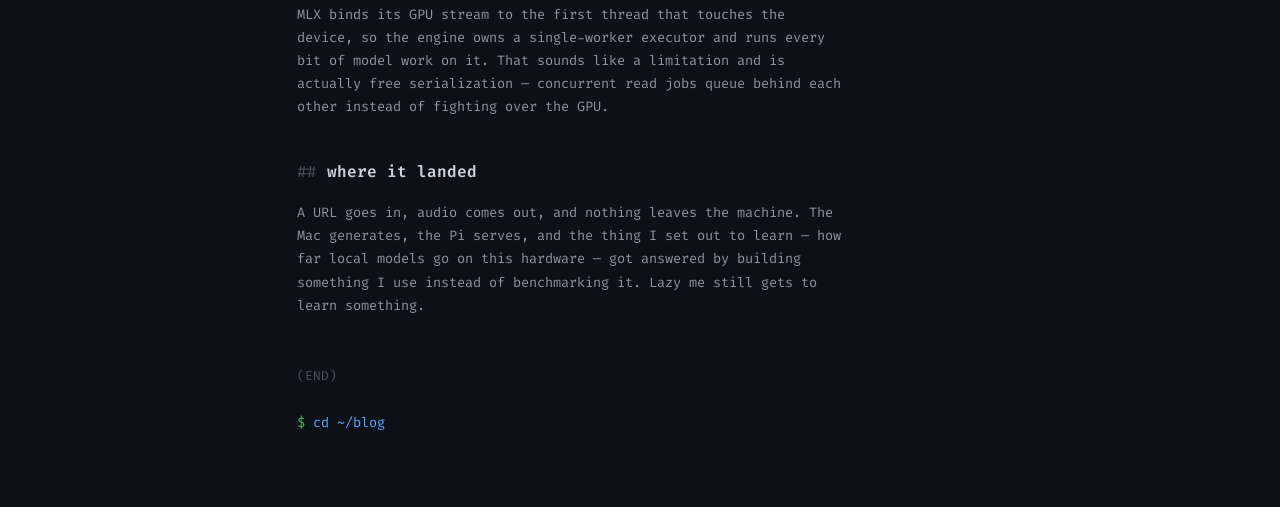
<file: blog/why-i-built-readback.html>
<!doctype html>
<html lang="en">
<head>
<meta charset="utf-8">
<meta name="viewport" content="width=device-width, initial-scale=1, viewport-fit=cover">
<title>why i built readback — mks.sh</title>
<meta name="description" content="It started as a voice agent on a new Mac. The reader was what was left after I deleted everything else.">
<meta property="og:title" content="why i built readback">
<meta property="og:description" content="It started as a voice agent on a new Mac. The reader was what was left after I deleted everything else.">
<meta property="og:type" content="article">
<link rel="icon" href="../favicon.svg">
<link rel="preconnect" href="https://fonts.googleapis.com">
<link rel="preconnect" href="https://fonts.gstatic.com" crossorigin>
<link href="https://fonts.googleapis.com/css2?family=Fira+Code:wght@400;500;600&display=swap" rel="stylesheet">
<link rel="stylesheet" href="../style.css">
<link rel="stylesheet" href="post.css">
</head>
<body>
<div class="wrap">
  <header class="in" style="--i:0">
    <a class="back" href="../index.html#blog">
      <h1><svg class="alien" viewBox="0 0 128 128" aria-hidden="true"><path fill="var(--accent)" d="M64,4.5C36.2,4.5,8,28.1,8,55.8s44.3,67.7,56.2,67.7c13.2,0,55.8-39.9,55.8-67.7S91.8,4.5,64,4.5z"/><path fill="var(--accent)" d="M64,4.5c14.52,0,29.13,6.42,39.8,16.5C93,9.46,77.17,2,61.47,2c-27.8,0-56,23.6-56,51.3c0,15.6,14.06,35.11,28.47,49.18C20.46,88.64,8,70.49,8,55.8C8,28.1,36.2,4.5,64,4.5z"/><path fill="var(--bg)" d="M64,102.35c-9.37,0-16.06-5.52-18.07-8.58c-0.76-0.98-0.92-2.31-0.41-3.44c0.39-0.74,1.17-1.18,2-1.15c0.3,0,0.6,0.05,0.88,0.15C53.1,90.8,57.23,93,64,93s10.92-2.16,15.63-3.63c0.28-0.1,0.58-0.15,0.88-0.15c0.83-0.03,1.61,0.41,2,1.15c0.51,1.13,0.35,2.46-0.41,3.44C80.06,96.83,73.37,102.35,64,102.35z M54.05,81.56c-3,3.88-17.71,3.89-28.85-6.36c-10.09-9.28-9.46-25.64-6.13-28.94s19.19-3.38,28.85,6.36S57.72,77.92,54.05,81.56z M80.08,52.58c9.66-9.7,25.52-9.62,28.85-6.33s3.53,19.11-6.13,28.8S77.64,85,73.94,81.38S70.42,62.28,80.08,52.58z"/></svg> mks<span class="tld">.sh</span></h1>
    </a>
  </header>

  <p class="prompt in" style="--i:1"><span class="cmd">less ~/blog/why-i-built-readback.md</span></p>

  <h2 class="post-title in" style="--i:2">why i built readback</h2>
  <p class="post-meta in" style="--i:3">written 2026-07-21 · 5 min</p>

  <p class="cmdline in" style="--i:4">git clone <a href="https://github.com/MKS-01/readback">github.com/MKS-01/readback</a></p>

  <figure class="hero in" style="--i:5">
    <svg viewBox="0 0 560 336" role="img" aria-labelledby="pipe-t">
      <title id="pipe-t">readback pipeline: a URL is fetched, or a photo or book scan is read by vision OCR; the text is then extracted, optionally summarized, then synthesized to audio and stored; the terminal CLI generates live reads while the web dashboard replays past ones.</title>
      <defs>
        <marker id="a" viewBox="0 0 8 8" refX="7" refY="4" markerWidth="6" markerHeight="6" orient="auto">
          <path d="M0 0 L8 4 L0 8 z" fill="var(--text-faint)"/>
        </marker>
      </defs>

      <!-- inputs -->
      <rect x="70" y="14" width="200" height="34" fill="rgba(139,148,158,0.05)" stroke="var(--text-faint)" stroke-width="1.5" rx="6"/>
      <rect x="290" y="14" width="200" height="34" fill="rgba(139,148,158,0.05)" stroke="var(--text-faint)" stroke-width="1.5" rx="6"/>
      <text x="170" y="36" text-anchor="middle" font-family="Fira Code, monospace" font-size="16" font-weight="500" fill="var(--text)">URL</text>
      <text x="390" y="36" text-anchor="middle" font-family="Fira Code, monospace" font-size="16" font-weight="500" fill="var(--text)">photo · book scan</text>

      <!-- converge into the pipeline -->
      <path d="M170 48 V62 H280" fill="none" stroke="var(--text-faint)" stroke-width="1.5"/>
      <path d="M390 48 V62 H280" fill="none" stroke="var(--text-faint)" stroke-width="1.5"/>
      <path d="M280 62 V90" fill="none" stroke="var(--text-faint)" stroke-width="1.5" marker-end="url(#a)"/>

      <!-- pipeline container -->
      <rect x="30" y="98" width="500" height="104" fill="none" stroke="var(--text-faint)" stroke-width="1.5" stroke-dasharray="4 4" rx="8"/>
      <text x="46" y="119" font-family="Fira Code, monospace" font-size="11" fill="var(--text-faint)" class="sub">readback server · 100% on-device</text>

      <rect x="48" y="132" width="140" height="48" fill="rgba(139,148,158,0.05)" stroke="var(--text-faint)" stroke-width="1.5" rx="6"/>
      <rect x="210" y="132" width="140" height="48" fill="rgba(139,148,158,0.05)" stroke="var(--text-faint)" stroke-width="1.5" rx="6"/>
      <rect x="372" y="132" width="140" height="48" fill="rgba(139,148,158,0.05)" stroke="var(--text-faint)" stroke-width="1.5" rx="6"/>
      <text x="118" y="154" text-anchor="middle" font-family="Fira Code, monospace" font-size="16" font-weight="500" fill="var(--text)">extract</text>
      <text x="280" y="154" text-anchor="middle" font-family="Fira Code, monospace" font-size="16" font-weight="500" fill="var(--text)">summary</text>
      <text x="442" y="154" text-anchor="middle" font-family="Fira Code, monospace" font-size="16" font-weight="500" fill="var(--text)">speak</text>
      <text x="118" y="170" text-anchor="middle" font-family="Fira Code, monospace" font-size="9" font-weight="400" fill="var(--text-faint)" class="sub">trafilatura · mlx-vlm</text>
      <text x="280" y="170" text-anchor="middle" font-family="Fira Code, monospace" font-size="9" font-weight="400" fill="var(--text-faint)" class="sub">mlx-lm · optional</text>
      <text x="442" y="170" text-anchor="middle" font-family="Fira Code, monospace" font-size="9" font-weight="400" fill="var(--text-faint)" class="sub">CSM-1B</text>

      <path d="M188 156 H206" fill="none" stroke="var(--text-faint)" stroke-width="1.5" marker-end="url(#a)"/>
      <path d="M350 156 H368" fill="none" stroke="var(--text-faint)" stroke-width="1.5" marker-end="url(#a)"/>

      <!-- store -->
      <path d="M280 202 V226" fill="none" stroke="var(--text-faint)" stroke-width="1.5" marker-end="url(#a)"/>
      <rect x="185" y="232" width="190" height="40" fill="rgba(88,166,255,0.08)" stroke="var(--accent)" stroke-width="1.5" rx="6"/>
      <text x="280" y="250" text-anchor="middle" font-family="Fira Code, monospace" font-size="14" font-weight="500" fill="var(--accent)">WAV + SQLite</text>
      <text x="280" y="264" text-anchor="middle" font-family="Fira Code, monospace" font-size="10" font-weight="400" fill="var(--text-faint)" class="sub">generate once</text>

      <!-- fork to the two clients -->
      <path d="M280 272 V288 H140 V300" fill="none" stroke="var(--text-faint)" stroke-width="1.5" marker-end="url(#a)"/>
      <path d="M280 272 V288 H420 V300" fill="none" stroke="var(--text-faint)" stroke-width="1.5" marker-end="url(#a)"/>
      <rect x="40" y="302" width="200" height="30" fill="rgba(139,148,158,0.05)" stroke="var(--text-faint)" stroke-width="1.5" rx="6"/>
      <rect x="320" y="302" width="200" height="30" fill="rgba(139,148,158,0.05)" stroke="var(--text-faint)" stroke-width="1.5" rx="6"/>
      <text x="140" y="322" text-anchor="middle" font-family="Fira Code, monospace" font-size="14" font-weight="500" fill="var(--text)">CLI · live read</text>
      <text x="420" y="322" text-anchor="middle" font-family="Fira Code, monospace" font-size="14" font-weight="500" fill="var(--text)">dashboard · replay</text>
    </svg>
    <figcaption>one server, two clients: the CLI makes new reads, the dashboard replays old ones.</figcaption>
  </figure>

  <div class="post in" style="--i:6">
    <p>It didn't start as a reader. I got a new Mac, wanted to know what a
    local LLM could actually do on it, and a real-time voice agent was the
    excuse. Somewhere in the middle of tuning TTS I stopped listening for
    bugs and just listened — the interesting half was never the conversation,
    it was the reading. I read a lot, and some days reading isn't possible;
    now the Mac reads and I listen.</p>

    <p>What follows is what it actually does, and what it cost to get there.</p>

    <h2>what deleting the live half bought</h2>

    <p>v0.5 was the peak: dual ASR, Smart-Turn, <code>webrtcvad</code>, a mic
    gate to stop the model hearing itself, wake-word, personas, tools,
    Obsidian export, a React frontend. v0.8.0 removed all of it.</p>

    <p>That wasn't tidying, it changed what the product could be. A real-time
    loop has to keep pace with a speaker, so every decision bends toward
    latency: synthesize in small pieces, start playing before you're done,
    keep a buffer fed. That constraint drags a whole class of problems behind
    it — audio underrun, echo cancellation, wake-word false positives, a mic
    that hears the model and re-triggers.</p>

    <p>None of those exist once nobody is waiting on a reply. Synthesis moved
    to batch: render the whole piece up front, then play it. Quality gets to
    win over latency, which is the exact opposite of the trade I started
    with, and the right one for something you press play on.</p>

    <h2>the pipeline</h2>

    <p><code>trafilatura</code> pulls the article body out, with a browser-UA
    retry for the sites that 403 a bare fetch. Then it's scrubbed for speech
    — citation markers, stray URLs, collapsed whitespace. Your eyes skip all
    of that; a voice reads it out loud.</p>

    <p>In summary mode a local LLM rewrites the article as a spoken
    explanation instead of reading the page verbatim. Anything too long for
    one pass gets map-reduced across batches rather than truncated, so the
    ending doesn't disappear, and the result is clipped to a word ceiling at
    a sentence boundary — the prompt's own limit is advisory, models overrun
    it.</p>

    <p>Then chunk and synthesize. Chunks respect sentences and paragraphs,
    and each one's length cap is randomized between 280 and 400 characters.
    That detail matters more than it looks: at a fixed chunk size every pause
    lands on the same beat and the read starts to sound like a machine.</p>

    <p>It isn't only URLs. Point it at a photo or a book scan and
    <code>mlx-vlm</code> reads the page first; hand it a folder and it
    stitches the pages together in filename order.</p>

    <h2>generate once, replay many</h2>

    <p>Making a read is heavy and occasional — it wants the GPU and unified
    memory, and only when I want something new. Playing back one I already
    made needs none of that. Splitting those two halves is the decision the
    rest of the architecture hangs off.</p>

    <p>One server, two clients doing different jobs. The terminal CLI drives
    live reads over a WebSocket, because it needs progress events and the
    ability to cancel mid-synthesis. The dashboard replays old ones over
    plain REST — no models, no WebSocket, just rows out of SQLite and a
    finished WAV. Every read lands there with its title, source, voice,
    duration and transcript.</p>

    <p>That's why the web UI could come back after I'd deleted it: what I
    removed in v2.0.0 was trying to be the whole product, what I added back
    in v3.0.0 only had to replay. It's also why a $15 Pi can serve the entire
    library while the Mac stays the only machine that needs a GPU, and why
    re-reading something skips the pipeline outright — the cache keys on URL,
    mode, voice and model, so it hands back the WAV it already made.</p>

    <h2>the engine i threw away and came back to</h2>

    <p>On day two I replaced CSM-1B with Kokoro. Later Qwen3-TTS. Then at
    v0.8.0 I went back to CSM-1B and committed to it for good.</p>

    <p>The voice didn't get good because I found the right model. It got good
    because of three small numpy functions on the output:</p>

    <ul>
      <li><code>_tidy_silence</code> — CSM conditioned on a casual reference
      prompt leaves long pauses mid-sentence. This trims the ends and caps
      the internal ones at ~300ms. Single biggest quality win in the
      project.</li>
      <li><code>_fade_out_tail</code> — 100ms fade at chunk boundaries, so
      joins stop clicking.</li>
      <li><code>_peak_normalize</code> — clone voices inherit their reference
      clip's level and would otherwise play far quieter than the built-ins.
      This lands every voice at the same loudness.</li>
    </ul>

    <p>All three are post-processing that works on any model, and I wrote
    them after spending weeks swapping models looking for the fix. "Stay on
    CSM-1B, no Kokoro again" is a stored memory in the repo now, so I don't
    re-argue it with myself every time quality comes up.</p>

    <h2>one process on metal</h2>

    <p>By v4.0.0 the whole inference stack — summary LLM, vision OCR, and TTS
    — runs in a single Python process on Metal. Ollama is gone entirely: no
    daemon to manage, no network hop, no second install path, and 25–30%
    faster generation.</p>

    <p>MLX binds its GPU stream to the first thread that touches the device,
    so the engine owns a single-worker executor and runs every bit of model
    work on it. That sounds like a limitation and is actually free
    serialization — concurrent read jobs queue behind each other instead of
    fighting over the GPU.</p>

    <h2>where it landed</h2>

    <p>A URL goes in, audio comes out, and nothing leaves the machine. The
    Mac generates, the Pi serves, and the thing I set out to learn — how far
    local models go on this hardware — got answered by building something I
    use instead of benchmarking it. Lazy me still gets to learn something.</p>

  </div>

  <p class="eof in" style="--i:7">(END)</p>
  <p class="cmdline in" style="--i:8"><a href="../index.html#blog">cd ~/blog</a></p>
</div>

<nav class="rail" aria-label="sections">
  <span class="sess">[mks]</span>
  <a href="../index.html#home">0:home</a>
  <a href="../index.html#blog" class="active">4:blog</a>
</nav>
<div class="site-foot" aria-hidden="true">© <span id="year">2026</span> mks</div>
<script>
  const yr = document.getElementById("year");
  if (yr) yr.textContent = new Date().getFullYear();
</script>
</body>
</html>
</file>
<file: style.css>
/* ── mks.sh — shared design system ─────────────────────────────────
   Linked by index.html (the scroll-snap deck) and every blog/*.html post.
   ONLY put things here that more than one page uses: tokens, the terminal
   grammar (prompt / cmdline / man-page), the footer, the tmux status bar.

   Page-specific layout stays in that page's own inline <style>, which is
   loaded after this file and therefore wins on equal specificity:
     index.html   → .screen + scroll-snap, .mac + .app-*, .projects, .hint
     blog/*.html  → .post prose rhythm, headings, code blocks

   NOTE: `scroll-snap-type` is deliberately NOT here. It belongs to the deck
   only — a blog post is long-form scrolling text and mandatory snap would
   fight it. index.html sets it inline. Don't move it into this file. */

:root {
  --bg: #0d1117;
  --text: #c9d1d9;
  --text-dim: #8b949e;
  --text-faint: #484f58;
  --accent: #58a6ff;
  --green: #3fb950;
  --ease-out: cubic-bezier(0.23, 1, 0.32, 1);
}

* { margin: 0; padding: 0; box-sizing: border-box; }

html {
  scrollbar-gutter: stable;
  scroll-behavior: smooth;
}

body {
  background: var(--bg);
  color: var(--text);
  font-family: "Fira Code", ui-monospace, SFMono-Regular, Menlo, monospace;
  font-size: 14px;
  line-height: 1.7;
  -webkit-font-smoothing: antialiased;
}

/* ── terminal print entrance ────────────────────── */
/* Each line prints in sequence, like a shell streaming output. */
.in {
  opacity: 0;
  animation: printIn 320ms var(--ease-out) both;
  animation-delay: calc(var(--i, 0) * 55ms);
}

@keyframes printIn {
  from { opacity: 0; transform: translateY(6px); }
  to   { opacity: 1; transform: translateY(0); }
}

@keyframes fadeIn { to { opacity: 1; } }

@media (prefers-reduced-motion: reduce) {
  html { scroll-behavior: auto; }
  .in { animation-duration: 1ms; transform: none; }
  .cursor { animation: none; }
}

/* ── header / wordmark ──────────────────────────── */
header h1 {
  font-size: 2rem;
  font-weight: 600;
  letter-spacing: -0.02em;
  color: var(--text);
}
header h1 .tld { color: var(--text-faint); font-weight: 400; }
header h1 .alien {
  width: 1.6rem;
  height: 1.6rem;
  margin-right: 0.4rem;
  vertical-align: -0.14em;
}

.role {
  margin-top: 0.5rem;
  color: var(--text-dim);
  font-size: 0.85rem;
}
.role a { color: var(--accent); text-decoration: none; }
.role .sep { color: var(--text-faint); margin: 0 0.4rem; }
.role .k { color: var(--accent); }

/* ── prompt lines ───────────────────────────────── */
.prompt {
  margin-top: 2.5rem;
  color: var(--text-dim);
  font-size: 0.85rem;
}
.prompt::before {
  content: "$ ";
  color: var(--green);
}
.prompt, .cmdline { overflow-wrap: anywhere; }
.prompt .cmd { color: var(--text); }

.output {
  margin-top: 0.75rem;
  font-size: 0.85rem;
}

.cmdline {
  margin-top: 1.5rem;
  color: var(--text-dim);
  font-size: 0.85rem;
}
.cmdline + .cmdline { margin-top: 0.4rem; }
.cmdline::before { content: "$ "; color: var(--green); }
.cmdline a { color: var(--accent); text-decoration: none; }
.cmdline .comment { color: var(--text-faint); }
@media (hover: hover) and (pointer: fine) {
  .cmdline a:hover { text-decoration: underline; text-underline-offset: 3px; }
}

/* ── arrow line (now-reading, wip, blog dates) ──── */
.reading {
  color: var(--text-dim);
  font-size: 0.85rem;
}
.reading .arrow { color: var(--text-faint); margin-right: 0.5rem; }
.reading b { color: var(--text); font-weight: 500; }

/* ── man-page grammar (project detail screens) ──── */
.man-head {
  display: flex;
  justify-content: space-between;
  gap: 1rem;
  margin-top: 1.25rem;
  color: var(--text-faint);
  font-size: 0.75rem;
}
.man-sec {
  margin-top: 1.2rem;
  color: var(--text);
  font-size: 0.85rem;
  font-weight: 600;
  letter-spacing: 0.05em;
}
.man-body {
  margin-top: 0.2rem;
  padding-left: 2ch;
  color: var(--text-dim);
  font-size: 0.85rem;
  max-width: 58ch;
}
.man-body .pname { color: var(--accent); font-weight: 600; }
.man-body b { color: var(--text); font-weight: 500; }
.man-body .cmdline { margin-top: 0; }
.man-body .cmdline + .cmdline { margin-top: 0.3rem; }

/* ── footer ─────────────────────────────────────── */
footer {
  margin-top: 2.5rem;
  font-size: 0.85rem;
  display: flex;
  flex-direction: column;
  gap: 0.5rem;
}
footer a {
  color: var(--accent);
  text-decoration: none;
  transition: color 150ms ease;
}
@media (hover: hover) and (pointer: fine) {
  footer a:hover { text-decoration: underline; text-underline-offset: 3px; }
}
.footer-line, .signoff { color: var(--text-dim); }
.footer-line::before, .signoff::before { content: "$ "; color: var(--green); }
.footer-line .sep, .signoff .comment { color: var(--text-faint); }

/* ── section nav: a tmux status bar pinned to the bottom edge.
     Each screen is a "window"; the active one is accent + starred. */
.rail {
  position: fixed;
  left: 0;
  right: 0;
  bottom: 0;
  z-index: 10;
  display: flex;
  align-items: center;
  gap: 1.1em;
  height: calc(28px + env(safe-area-inset-bottom, 0px));
  /* max() keeps the ends clear of notch corners in landscape */
  padding: 0 max(1rem, env(safe-area-inset-right, 0px)) env(safe-area-inset-bottom, 0px) max(1rem, env(safe-area-inset-left, 0px));
  font-size: 12px;
  background: #161b22;
  opacity: 0;
  animation: fadeIn 500ms var(--ease-out) 1300ms both;
}
.rail .sess { color: var(--green); }
.rail a {
  /* fill the bar's full height so the whole strip above each label is
     tappable — a text-height target is too thin in iOS's bottom zone */
  display: inline-flex;
  align-items: center;
  align-self: stretch;
  color: var(--text-dim);
  text-decoration: none;
  opacity: 0.7;
  -webkit-tap-highlight-color: transparent;
  touch-action: manipulation;
  transition: color 200ms var(--ease-out), opacity 200ms var(--ease-out);
}
.rail a::after { content: "*"; opacity: 0; }  /* reserved so the bar doesn't shift */
.rail a:hover { opacity: 1; color: var(--text); }
.rail a.active { color: var(--accent); opacity: 1; }
.rail a.active::after { opacity: 1; }

/* fixed © sticker — lives in the status bar's right corner,
   like tmux's right-status */
.site-foot {
  position: fixed;
  right: max(1rem, env(safe-area-inset-right, 0px));
  bottom: env(safe-area-inset-bottom, 0px);
  height: 28px;
  line-height: 28px;
  font-size: 11px;
  letter-spacing: 0.02em;
  color: var(--text-faint);
  z-index: 11;
  pointer-events: none;
  opacity: 0;
  animation: fadeIn 500ms var(--ease-out) 1300ms both;
}

.cursor {
  display: inline-block;
  width: 0.55em;
  height: 1.1em;
  background: var(--accent);
  vertical-align: text-bottom;
  margin-left: 2px;
  animation: blink 1.1s steps(1) infinite;
}
@keyframes blink { 50% { opacity: 0; } }

/* ── mobile type scale ──────────────────────────── */
@media (max-width: 640px) {
  .rail { gap: 0.8em; font-size: 11px; padding-left: 0.7rem; padding-right: 0.7rem; }
  .rail .sess { display: none; }
  .site-foot { display: none; }
}
@media (max-width: 540px) {
  html { font-size: 13.5px; }
  body { font-size: 12px; }
  .prompt { margin-top: 1.9rem; }
  footer { margin-top: 1.9rem; }
}
@media (max-width: 440px) {
  /* keeps all five windows on one line down to 360px-wide phones.
     The budget is tight: seven full-length windows measured 384px against a
     360px screen and overflowed. If you add windows back, re-measure — and
     truncate the longest label the way tmux itself does, don't just shrink. */
  .rail { gap: 0.55em; font-size: 10.5px; padding-left: 0.55rem; padding-right: 0.55rem; }
}
</file>
<file: blog/post.css>
/* ─────────────────────────────────────────────────────────────────────
   blog/post.css — the prose layer, shared by every blog/*.html.

   Load order per post:  ../style.css  →  this  →  the post's own <style>
   so a single post can still override a rule at equal specificity
   without !important.

   ⚠️ NO scroll-snap here, and none in ../style.css either. A post is
   long-form scrolling text; the deck's `scroll-snap-type: y mandatory`
   lives in index.html's inline <style> and must stay there. Putting it
   in a shared sheet breaks every post at once.

   What goes where:
     ../style.css   tokens, reset, .in entrance, header/wordmark,
                    .prompt/.cmdline/.output, .man-*, footer, tmux bar
     this file      anything shared by posts but meaningless on the deck
     post <style>   genuinely one-off styling for that post alone
   ───────────────────────────────────────────────────────────────────── */

/* ── page frame ─────────────────────────────────── */
.wrap {
  max-width: 720px;
  margin: 0 auto;
  padding: 3rem 1.5rem calc(5rem + env(safe-area-inset-bottom));
}
.back { display: inline-block; text-decoration: none; }

/* ── title + meta ───────────────────────────────── */
.post-title {
  margin-top: 1.6rem;
  font-size: 1.5rem;
  font-weight: 600;
  letter-spacing: -0.02em;
  line-height: 1.35;
  color: var(--text);
}
/* the title wears its markdown hash — write <h2>title</h2>, not <h2># title</h2> */
.post-title::before { content: "# "; color: var(--text-faint); font-weight: 400; }
.post-meta { margin-top: 0.5rem; color: var(--text-faint); font-size: 0.78rem; }

/* ── prose ──────────────────────────────────────── */
.post { margin-top: 2.2rem; max-width: 68ch; font-size: 0.85rem; }
.post > * + * { margin-top: 1.15rem; }
.post p { color: var(--text-dim); }
.post b, .post strong { color: var(--text); font-weight: 500; }
.post a { color: var(--accent); text-decoration: none; }
@media (hover: hover) and (pointer: fine) {
  .post a:hover { text-decoration: underline; text-underline-offset: 3px; }
}

/* headings wear their hashes too, same reason as the title */
.post h2, .post h3 {
  color: var(--text);
  font-weight: 600;
  line-height: 1.45;
}
.post h2 { margin-top: 2.6rem; font-size: 1rem; }
.post h3 { margin-top: 2rem; font-size: 0.9rem; }
.post h2::before { content: "## "; color: var(--text-faint); font-weight: 400; }
.post h3::before { content: "### "; color: var(--text-faint); font-weight: 400; }

.post ul, .post ol { padding-left: 1.5rem; color: var(--text-dim); }
.post li + li { margin-top: 0.4rem; }
.post li::marker { color: var(--text-faint); }

.post blockquote {
  border-left: 2px solid var(--text-faint);
  padding-left: 1rem;
  color: var(--text-faint);
}

/* code: inline stays subtle, blocks scroll on their own so the page
   body never scrolls sideways on a phone. Don't "fix" a wide block
   with white-space: pre-wrap — the internal scroll is the design. */
.post code {
  background: #161b22;
  border-radius: 4px;
  padding: 0.1em 0.4em;
  font-size: 0.92em;
  color: var(--accent);
}
.post pre {
  background: #161b22;
  border-radius: 6px;
  padding: 0.9rem 1rem;
  overflow-x: auto;
  font-size: 0.8rem;
  line-height: 1.6;
}
.post pre code { background: none; padding: 0; color: var(--text-dim); }
.post pre .g { color: var(--green); }        /* the $ prompt inside a block */
.post pre .c { color: var(--text-faint); }   /* a comment inside a block */

.post img { max-width: 100%; height: auto; border-radius: 6px; }

/* tables scroll rather than pushing the page wide */
.post .scroll-x { overflow-x: auto; }
.post table { border-collapse: collapse; font-size: 0.8rem; min-width: 26rem; }
.post th, .post td {
  text-align: left;
  padding: 0.4rem 1rem 0.4rem 0;
  color: var(--text-dim);
  white-space: nowrap;
}
.post th { color: var(--text); font-weight: 500; }

/* ── optional hero diagram ──────────────────────── */
/* An inline SVG of the architecture, drawn in the same visual language as
   the site's CSS MacBook (faint strokes, 5%-tint fills, monospace labels).
   Inert on posts that don't use one, so it lives here rather than being
   pasted into each post that does. */
/* Match the prose measure exactly: same max-width AND same font-size, so
   `ch` resolves identically in both. Without the font-size the figure
   computes ch against the 14px body and overshoots the text column. */
.hero { margin-top: 2rem; max-width: 68ch; font-size: 0.85rem; }
/* viewBox + height:auto keeps the aspect ratio at any width */
.hero svg { display: block; width: 100%; height: auto; }
.hero figcaption {
  margin-top: 0.7rem;
  color: var(--text-faint);
  font-size: 0.72rem;
}

/* less(1) signs off at the bottom of the file */
.eof { margin-top: 3rem; color: var(--text-faint); font-size: 0.8rem; }

/* ── narrow screens ─────────────────────────────── */
@media (max-width: 540px) {
  .wrap { padding: 2rem 1.25rem calc(4.5rem + env(safe-area-inset-bottom)); }
  .post-title { font-size: 1.25rem; }
  /* at ~0.64 scale on a phone the 10px detail labels land at ~6px — mush.
     Drop them and keep the shape; the caption and prose carry the detail. */
  .hero .sub { display: none; }
}
</file>
